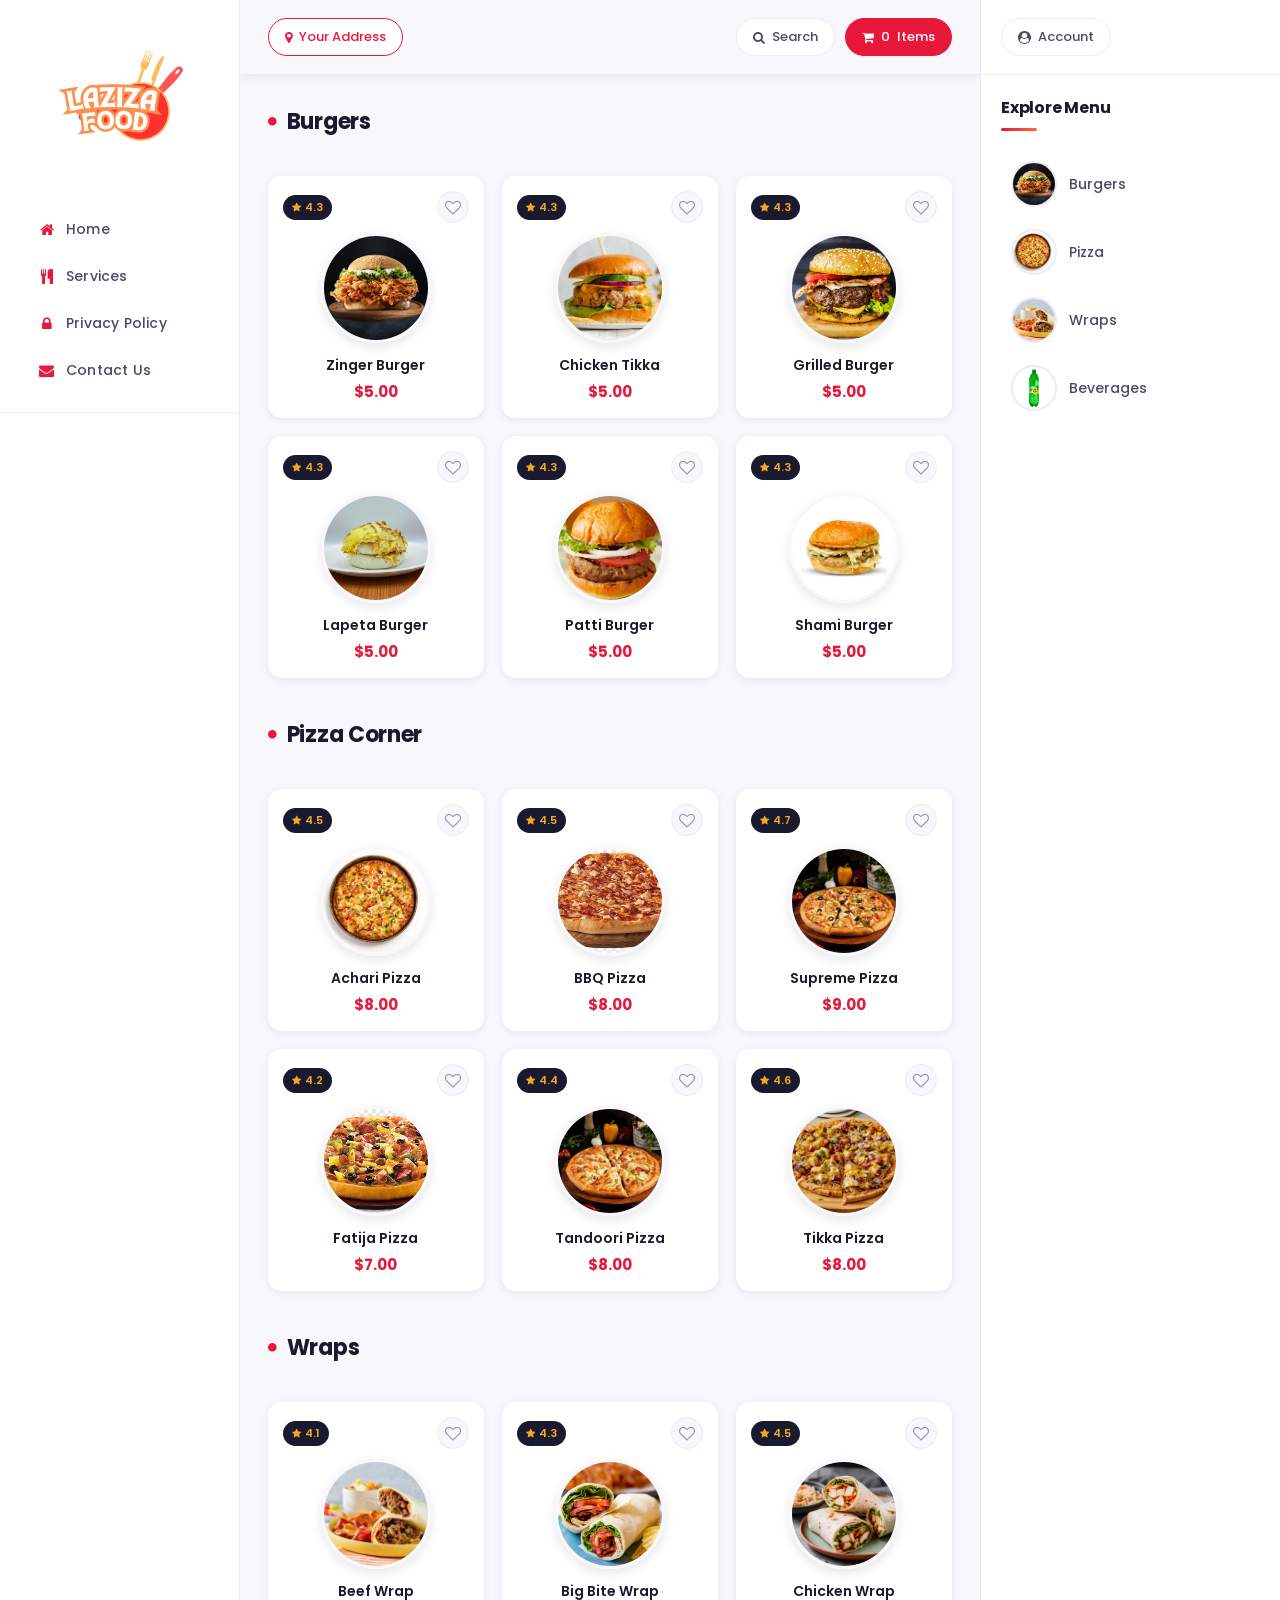
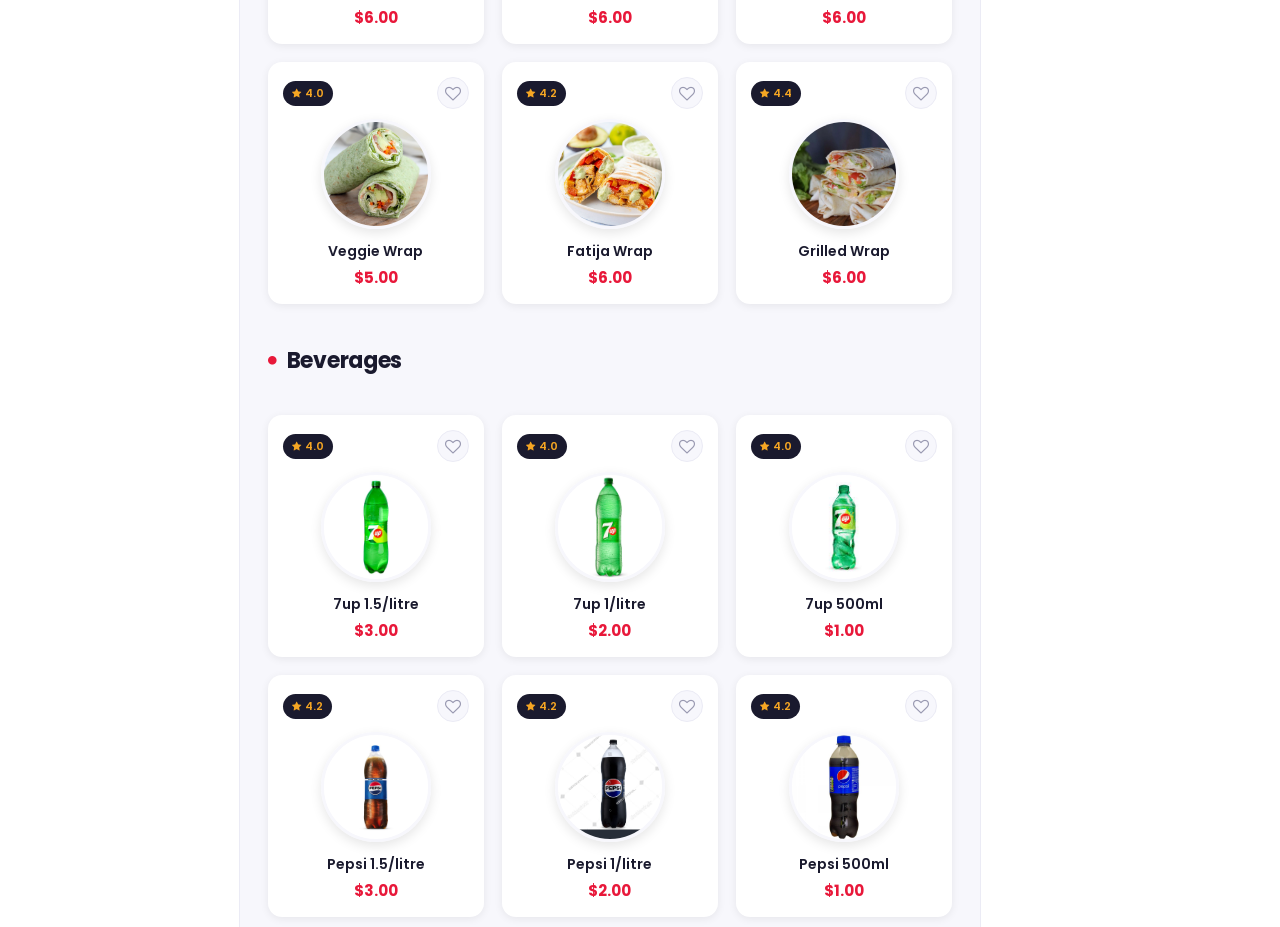
<file: index.html>
<!DOCTYPE html>
<html lang="en">

<head>
  <meta charset="UTF-8">
  <meta name="viewport" content="width=device-width, initial-scale=1.0">
  <title>Laziza Food</title>
  <!-- CHANGE: Fixed the broken stylesheet link (removed extra space) -->
  <!-- CHANGE: Added Google Fonts - Poppins for modern look -->
  <link rel="preconnect" href="https://fonts.googleapis.com">
  <link href="https://fonts.googleapis.com/css2?family=Poppins:wght@300;400;500;600;700&display=swap" rel="stylesheet">
  <link rel="stylesheet" href="index.css">
  <link rel="stylesheet" href="https://cdnjs.cloudflare.com/ajax/libs/font-awesome/4.7.0/css/font-awesome.min.css">
</head>

<body>
  <div id="container" class="container">

    <!-- LEFT SIDEBAR: Navigation Menu -->
    <!-- NO STRUCTURAL CHANGE - only cleaned up -->
    <div id="menu">
      <div class="brand-logo">
        <!-- NOTE: Rename your image folder from "New folder" to "assets/images" locally -->
        <img src="logo/logobg.png" alt="Laziza Food Logo" class="brand-logo-img">
        <nav class="menu-items">
          <a href="#Home"><i class="fa fa-home"></i> Home</a>
          <a href="services.html"><i class="fa fa-cutlery"></i> Services</a>
          <a href="privacy.html"><i class="fa fa-lock"></i> Privacy Policy</a>
          <a href="contact.html"><i class="fa fa-envelope"></i> Contact Us</a>
        </nav>
      </div>
    </div>

    <!-- MIDDLE: Food Items Area -->
    <div id="food-container">

      <!-- Sticky Header with Search and Cart -->
      <div id="header">
        <div class="add-box">
          <!-- CHANGE: Using <button> is more accessible than <i> for clickable elements -->
          <!-- <button class="address-btn" id="add-address">
            <i class="fa fa-map-marker"></i> Your Address
          </button> -->
          <button class="address-btn" onclick="toggleAddressModal()">
            <i class="fa fa-map-marker"></i> <span>Your Address</span>
          </button>
        </div>
        <div class="util">
          <button class="util-btn" id="search-btn">
            <i class="fa fa-search"></i> Search
          </button>
          <!-- CHANGE: Cart button now opens the cart panel -->
          <button class="util-btn cart-btn" id="cart-plus" onclick="toggleCartPanel()">
            <i class="fa fa-shopping-cart"></i>
            <span id="cart-count">0</span> Items
          </button>
        </div>
      </div>

      <!-- Search Bar (Hidden by default, shown on click) -->
      <!-- CHANGE: Added a real search bar that toggles -->
      <div id="search-bar" class="search-bar hidden">
        <input type="text" id="search-input" placeholder="Search for burgers, pizza, wraps...">
        <i class="fa fa-times" id="close-search"></i>
      </div>

      <!-- Food Items Grid -->
      <div id="food-item">

        <!-- BURGERS SECTION -->
        <section id="Burgers">
          <div id="burger">
            <p class="category-name"><i class="fa fa-circle"></i> Burgers</p>

            <!-- CHANGE: id="item-card" → class="item-card" (IDs must be unique!) -->
            <!-- CHANGE: Added data-* attributes so JavaScript can read item info cleanly -->
            <div class="item-card" data-name="Zinger Burger" data-price="5">
              <div class="card-top">
                <span class="rating"><i class="fa fa-star"></i> 4.3</span>
                <i class="fa fa-heart-o add-to-cart"></i>
              </div>
              <img src="images/burgers/zinger.jpeg" alt="Zinger Burger">
              <p class="item-name">Zinger Burger</p>
              <p class="item-price">$5.00</p>
            </div>

            <div class="item-card" data-name="Chicken Tikka" data-price="5">
              <div class="card-top">
                <span class="rating"><i class="fa fa-star"></i> 4.3</span>
                <i class="fa fa-heart-o add-to-cart"></i>
              </div>
              <img src="images/burgers/chiken-tikka.jpeg" alt="Chicken Tikka Burger">
              <p class="item-name">Chicken Tikka</p>
              <p class="item-price">$5.00</p>
            </div>

            <div class="item-card" data-name="Grilled Burger" data-price="5">
              <div class="card-top">
                <span class="rating"><i class="fa fa-star"></i> 4.3</span>
                <i class="fa fa-heart-o add-to-cart"></i>
              </div>
              <img src="images/burgers/grilled.jpeg" alt="Grilled Burger">
              <p class="item-name">Grilled Burger</p>
              <p class="item-price">$5.00</p>
            </div>

            <div class="item-card" data-name="Lapeta Burger" data-price="5">
              <div class="card-top">
                <span class="rating"><i class="fa fa-star"></i> 4.3</span>
                <i class="fa fa-heart-o add-to-cart"></i>
              </div>
              <img src="images/burgers/lapeta.jpg" alt="Lapeta Burger">
              <p class="item-name">Lapeta Burger</p>
              <p class="item-price">$5.00</p>
            </div>

            <div class="item-card" data-name="Patti Burger" data-price="5">
              <div class="card-top">
                <span class="rating"><i class="fa fa-star"></i> 4.3</span>
                <i class="fa fa-heart-o add-to-cart"></i>
              </div>
              <img src="images/burgers/patti.jpg" alt="Patti Burger">
              <p class="item-name">Patti Burger</p>
              <p class="item-price">$5.00</p>
            </div>

            <div class="item-card" data-name="Shami Burger" data-price="5">
              <div class="card-top">
                <span class="rating"><i class="fa fa-star"></i> 4.3</span>
                <i class="fa fa-heart-o add-to-cart"></i>
              </div>
              <img src="images/burgers/shami.jpeg" alt="Shami Burger">
              <p class="item-name">Shami Burger</p>
              <p class="item-price">$5.00</p>
            </div>

          </div>
        </section>

        <!-- PIZZA SECTION -->
        <section id="Piza">
          <div id="pizza">
            <p class="category-name"><i class="fa fa-circle"></i> Pizza Corner</p>

            <div class="item-card" data-name="Achari Pizza" data-price="8">
              <div class="card-top">
                <span class="rating"><i class="fa fa-star"></i> 4.5</span>
                <i class="fa fa-heart-o add-to-cart"></i>
              </div>
              <img src="images/piza/achari-piza.jpeg" alt="Achari Pizza">
              <p class="item-name">Achari Pizza</p>
              <p class="item-price">$8.00</p>
            </div>

            <div class="item-card" data-name="BBQ Pizza" data-price="8">
              <div class="card-top">
                <span class="rating"><i class="fa fa-star"></i> 4.5</span>
                <i class="fa fa-heart-o add-to-cart"></i>
              </div>
              <img src="images/piza/bbq-piza.png" alt="BBQ Pizza">
              <p class="item-name">BBQ Pizza</p>
              <p class="item-price">$8.00</p>
            </div>

            <div class="item-card" data-name="Supreme Pizza" data-price="9">
              <div class="card-top">
                <span class="rating"><i class="fa fa-star"></i> 4.7</span>
                <i class="fa fa-heart-o add-to-cart"></i>
              </div>
              <img src="images/piza/sup.webp" alt="Supreme Pizza">
              <p class="item-name">Supreme Pizza</p>
              <p class="item-price">$9.00</p>
            </div>

            <div class="item-card" data-name="Fatija Pizza" data-price="7">
              <div class="card-top">
                <span class="rating"><i class="fa fa-star"></i> 4.2</span>
                <i class="fa fa-heart-o add-to-cart"></i>
              </div>
              <img src="images/piza/fatija-piza.png" alt="Fatija Pizza">
              <p class="item-name">Fatija Pizza</p>
              <p class="item-price">$7.00</p>
            </div>

            <div class="item-card" data-name="Tandoori Pizza" data-price="8">
              <div class="card-top">
                <span class="rating"><i class="fa fa-star"></i> 4.4</span>
                <i class="fa fa-heart-o add-to-cart"></i>
              </div>
              <img src="images/piza/fat.webp" alt="Tandoori Pizza">
              <p class="item-name">Tandoori Pizza</p>
              <p class="item-price">$8.00</p>
            </div>

            <div class="item-card" data-name="Tikka Pizza" data-price="8">
              <div class="card-top">
                <span class="rating"><i class="fa fa-star"></i> 4.6</span>
                <i class="fa fa-heart-o add-to-cart"></i>
              </div>
              <img src="images/piza/bb.jpg" alt="Tikka Pizza">
              <p class="item-name">Tikka Pizza</p>
              <p class="item-price">$8.00</p>
            </div>

          </div>
        </section>

        <!-- WRAPS SECTION -->
        <section id="Wraps">
          <div id="wrap">
            <p class="category-name"><i class="fa fa-circle"></i> Wraps</p>

            <div class="item-card" data-name="Beef Wrap" data-price="6">
              <div class="card-top">
                <span class="rating"><i class="fa fa-star"></i> 4.1</span>
                <i class="fa fa-heart-o add-to-cart"></i>
              </div>
              <img src="images/wraps/beef-wrap.jpeg" alt="Beef Wrap">
              <p class="item-name">Beef Wrap</p>
              <p class="item-price">$6.00</p>
            </div>

            <div class="item-card" data-name="Big Bite Wrap" data-price="6">
              <div class="card-top">
                <span class="rating"><i class="fa fa-star"></i> 4.3</span>
                <i class="fa fa-heart-o add-to-cart"></i>
              </div>
              <img src="images/wraps/blt-wrap.jpg" alt="Big Bite Wrap">
              <p class="item-name">Big Bite Wrap</p>
              <p class="item-price">$6.00</p>
            </div>

            <div class="item-card" data-name="Chicken Wrap" data-price="6">
              <div class="card-top">
                <span class="rating"><i class="fa fa-star"></i> 4.5</span>
                <i class="fa fa-heart-o add-to-cart"></i>
              </div>
              <img src="images/wraps/ChickenWrap.webp" alt="Chicken Wrap">
              <p class="item-name">Chicken Wrap</p>
              <p class="item-price">$6.00</p>
            </div>

            <div class="item-card" data-name="Veggie Wrap" data-price="5">
              <div class="card-top">
                <span class="rating"><i class="fa fa-star"></i> 4.0</span>
                <i class="fa fa-heart-o add-to-cart"></i>
              </div>
              <img src="images/wraps/veggie-wrap.jpg" alt="Veggie Wrap">
              <p class="item-name">Veggie Wrap</p>
              <p class="item-price">$5.00</p>
            </div>

            <div class="item-card" data-name="Fatija Wrap" data-price="6">
              <div class="card-top">
                <span class="rating"><i class="fa fa-star"></i> 4.2</span>
                <i class="fa fa-heart-o add-to-cart"></i>
              </div>
              <img src="images/wraps/chicken-fajita-wraps.jpg" alt="Fatija Wrap">
              <p class="item-name">Fatija Wrap</p>
              <p class="item-price">$6.00</p>
            </div>

            <div class="item-card" data-name="Grilled Wrap" data-price="6">
              <div class="card-top">
                <span class="rating"><i class="fa fa-star"></i> 4.4</span>
                <i class="fa fa-heart-o add-to-cart"></i>
              </div>
              <img src="images/wraps/grilled-wrap.webp" alt="Grilled Wrap">
              <p class="item-name">Grilled Wrap</p>
              <p class="item-price">$6.00</p>
            </div>

          </div>
        </section>

        <!-- BEVERAGES SECTION -->
        <section id="Beverages">
          <div id="beverage">
            <p class="category-name"><i class="fa fa-circle"></i> Beverages</p>

            <div class="item-card" data-name="7up 1.5L" data-price="3">
              <div class="card-top">
                <span class="rating"><i class="fa fa-star"></i> 4.0</span>
                <i class="fa fa-heart-o add-to-cart"></i>
              </div>
              <img src="images/beverages/1.5-7up.webp" alt="7up 1.5 litre">
              <p class="item-name">7up 1.5/litre</p>
              <p class="item-price">$3.00</p>
            </div>

            <div class="item-card" data-name="7up 1L" data-price="2">
              <div class="card-top">
                <span class="rating"><i class="fa fa-star"></i> 4.0</span>
                <i class="fa fa-heart-o add-to-cart"></i>
              </div>
              <img src="images/beverages/litre.webp" alt="7up 1 litre">
              <p class="item-name">7up 1/litre</p>
              <p class="item-price">$2.00</p>
            </div>

            <div class="item-card" data-name="7up 500ml" data-price="1">
              <div class="card-top">
                <span class="rating"><i class="fa fa-star"></i> 4.0</span>
                <i class="fa fa-heart-o add-to-cart"></i>
              </div>
              <img src="images/beverages/500-ml-7up.jpeg" alt="7up 500ml">
              <p class="item-name">7up 500ml</p>
              <p class="item-price">$1.00</p>
            </div>

            <div class="item-card" data-name="Pepsi 1.5L" data-price="3">
              <div class="card-top">
                <span class="rating"><i class="fa fa-star"></i> 4.2</span>
                <i class="fa fa-heart-o add-to-cart"></i>
              </div>
              <img src="images/beverages/1.5-pepsi.jpg" alt="Pepsi 1.5 litre">
              <p class="item-name">Pepsi 1.5/litre</p>
              <p class="item-price">$3.00</p>
            </div>

            <div class="item-card" data-name="Pepsi 1L" data-price="2">
              <div class="card-top">
                <span class="rating"><i class="fa fa-star"></i> 4.2</span>
                <i class="fa fa-heart-o add-to-cart"></i>
              </div>
              <img src="images/beverages/pepsi-litre.jpg" alt="Pepsi 1 litre">
              <p class="item-name">Pepsi 1/litre</p>
              <p class="item-price">$2.00</p>
            </div>

            <div class="item-card" data-name="Pepsi 500ml" data-price="1">
              <div class="card-top">
                <span class="rating"><i class="fa fa-star"></i> 4.2</span>
                <i class="fa fa-heart-o add-to-cart"></i>
              </div>
              <img src="images/beverages/pepsi.jpg" alt="Pepsi 500ml">
              <p class="item-name">Pepsi 500ml</p>
              <p class="item-price">$1.00</p>
            </div>

          </div>
        </section>

      </div><!-- end #food-item -->
    </div><!-- end #food-container -->

    <!-- RIGHT SIDEBAR: Category List + Cart Panel -->
    <div id="cart">
      <div class="taste-header">
        <div class="util">
          <!-- CHANGE: Kept the account link as it was -->
          <a href="sign website.html" class="util-btn account-btn">
            <i class="fa fa-user-circle"></i> Account
          </a>
        </div>
      </div>

      <!-- CHANGE: Cleaned up and properly structured category list -->
      <div id="category-list">
        <p class="item-menu">Explore Menu</p>
        <div class="border"></div>

        <div class="list-card">
          <a href="#Burgers"><img src="images/burgers/zinger.jpeg" alt="Burgers"></a>
          <a href="#Burgers" class="list-name">Burgers</a>
        </div>

        <div class="list-card">
          <a href="#Piza"><img src="images/piza/achari-piza.jpeg" alt="Pizza"></a>
          <a href="#Piza" class="list-name">Pizza</a>
        </div>

        <div class="list-card">
          <a href="#Wraps"><img src="images/wraps/beef-wrap.jpeg" alt="Wraps"></a>
          <a href="#Wraps" class="list-name">Wraps</a>
        </div>

        <div class="list-card">
          <a href="#Beverages"><img src="images/beverages/1.5-7up.webp" alt="Beverages"></a>
          <a href="#Beverages" class="list-name">Beverages</a>
        </div>

      </div><!-- end #category-list -->

      <!-- CHANGE: Cart panel properly uncommented, cleaned, and structured -->
      <!-- This was in commented HTML before - now it's a real working panel -->
      <div id="cart-panel" class="cart-panel hidden">
        <div class="cart-panel-header">
          <p id="card-title"><i class="fa fa-shopping-cart"></i> Your Cart</p>
          <button class="close-cart-btn" onclick="toggleCartPanel()">
            <i class="fa fa-times"></i>
          </button>
        </div>
        <table id="cart-table">
          <thead>
            <tr>
              <th>Item</th>
              <th>Name</th>
              <th>Qty</th>
              <th>Price</th>
              <th></th>
            </tr>
          </thead>
          <tbody id="table-body">
            <!-- Cart rows added by JavaScript -->
          </tbody>
        </table>
        <div class="cart-footer">
          <p id="m-total-amount">Total: $0.00</p>
          <button class="checkout-btn">Checkout <i class="fa fa-arrow-right"></i></button>
        </div>
      </div>

    </div><!-- end #cart -->

  </div><!-- end .container -->

  <!-- Toast Notification (added by JS) -->
  <div id="toast" class="toast hidden">Item added to cart!</div>

  <div id="address-modal" class="modal-overlay hidden">
    <div class="modal-content">
      <h3><i class="fa fa-map-marker"></i> Delivery Address</h3>
      <p>Where should we send your food?</p>

      <div class="modal-body">
        <button id="get-location-btn" class="util-btn">
          <i class="fa fa-crosshairs"></i> Use Current Location
        </button>
        <div class="divider"><span>OR</span></div>
        <input type="text" id="manual-address" placeholder="Enter street, city, or zip code">
      </div>

      <div class="modal-footer">
        <button class="close-modal-btn" onclick="toggleAddressModal()">Cancel</button>
        <button class="save-address-btn" onclick="saveAddress()">Confirm Address</button>
      </div>
    </div>
  </div>

  <script src="index.js"></script>
</body>

</html>
</file>
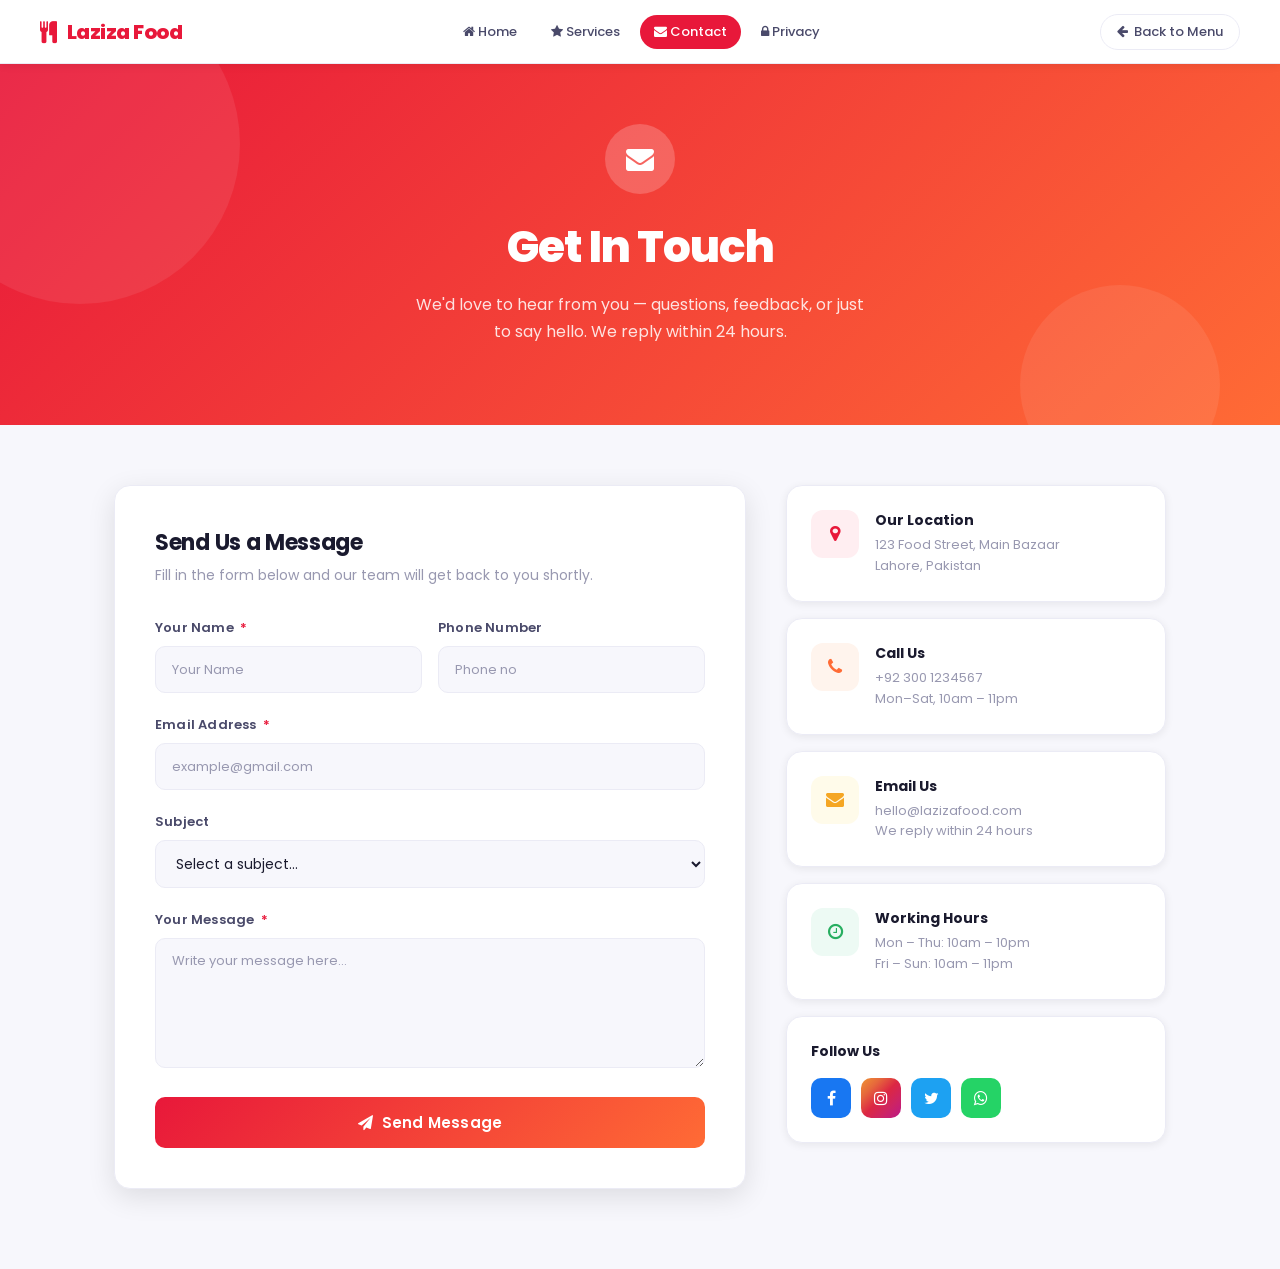
<file: contact.html>
<!DOCTYPE html>
<html lang="en">
<head>
  <meta charset="UTF-8">
  <meta name="viewport" content="width=device-width, initial-scale=1.0">
  <title>Contact Us — Laziza Food</title>
  <link rel="preconnect" href="https://fonts.googleapis.com">
  <link href="https://fonts.googleapis.com/css2?family=Poppins:wght@300;400;500;600;700;800&display=swap" rel="stylesheet">
  <link rel="stylesheet" href="https://cdnjs.cloudflare.com/ajax/libs/font-awesome/4.7.0/css/font-awesome.min.css">
  <style>

    /* ── Variables (same as main site for consistency) ── */
    :root {
      --primary:       #e8183a;
      --primary-dark:  #b5102b;
      --primary-light: #ffeef1;
      --accent:        #ff6b35;
      --gold:          #f5a623;
      --text-dark:     #1a1a2e;
      --text-mid:      #4a4a6a;
      --text-light:    #9898b0;
      --bg:            #f7f7fc;
      --white:         #ffffff;
      --border:        #ebebf5;
      --shadow-sm:     0 2px 8px rgba(0,0,0,0.07);
      --shadow-md:     0 8px 28px rgba(0,0,0,0.11);
      --shadow-lg:     0 20px 60px rgba(0,0,0,0.14);
      --radius:        16px;
      --radius-sm:     10px;
      --radius-full:   999px;
      --font:          'Poppins', sans-serif;
      --transition:    0.28s cubic-bezier(0.4,0,0.2,1);
    }

    /* ── Reset ── */
    *, *::before, *::after { margin:0; padding:0; box-sizing:border-box; }
    html, body { height:100%; font-family:var(--font); background:var(--bg); color:var(--text-dark); }
    a { text-decoration:none; color:inherit; }
    button { font-family:var(--font); cursor:pointer; border:none; outline:none; }
    input, textarea { font-family:var(--font); }

    /* ══════════════════════════════════════════
       NAVBAR  (matches main site style)
    ══════════════════════════════════════════ */
    .navbar {
      position: sticky;
      top: 0;
      z-index: 100;
      background: rgba(255,255,255,0.95);
      backdrop-filter: blur(12px);
      border-bottom: 1px solid var(--border);
      box-shadow: var(--shadow-sm);
      padding: 0 40px;
      display: flex;
      align-items: center;
      justify-content: space-between;
      height: 64px;
    }

    .nav-brand {
      display: flex;
      align-items: center;
      gap: 10px;
      font-size: 20px;
      font-weight: 800;
      color: var(--primary);
      letter-spacing: -0.5px;
    }

    .nav-brand i { font-size: 22px; }

    .nav-links {
      display: flex;
      align-items: center;
      gap: 6px;
    }

    .nav-links a {
      font-size: 13px;
      font-weight: 500;
      color: var(--text-mid);
      padding: 7px 14px;
      border-radius: var(--radius-full);
      transition: background var(--transition), color var(--transition);
    }

    .nav-links a:hover,
    .nav-links a.active {
      background: var(--primary);
      color: white;
    }

    .nav-back {
      display: flex;
      align-items: center;
      gap: 6px;
      font-size: 13px;
      font-weight: 500;
      color: var(--text-mid);
      padding: 7px 16px;
      border-radius: var(--radius-full);
      border: 1.5px solid var(--border);
      transition: all var(--transition);
    }

    .nav-back:hover {
      border-color: var(--primary);
      color: var(--primary);
    }

    /* ══════════════════════════════════════════
       HERO BANNER
    ══════════════════════════════════════════ */
    .hero {
      /* WHY: A warm red-to-orange gradient matches the food brand feel */
      background: linear-gradient(135deg, var(--primary) 0%, var(--accent) 100%);
      padding: 60px 40px 80px;
      text-align: center;
      position: relative;
      overflow: hidden;
    }

    /* Decorative circles in the background */
    .hero::before, .hero::after {
      content: '';
      position: absolute;
      border-radius: 50%;
      background: rgba(255,255,255,0.08);
    }
    .hero::before { width:320px; height:320px; top:-80px; left:-80px; }
    .hero::after  { width:200px; height:200px; bottom:-60px; right:60px; }

    .hero-icon {
      width: 70px;
      height: 70px;
      background: rgba(255,255,255,0.2);
      border-radius: 50%;
      display: flex;
      align-items: center;
      justify-content: center;
      margin: 0 auto 20px;
      /* Subtle pulse animation */
      animation: pulse 2.5s ease-in-out infinite;
    }

    .hero-icon i { font-size: 28px; color: white; }

    .hero h1 {
      font-size: clamp(28px, 5vw, 44px); /* clamp = min, preferred, max */
      font-weight: 800;
      color: white;
      letter-spacing: -1px;
      margin-bottom: 12px;
    }

    .hero p {
      font-size: 16px;
      color: rgba(255,255,255,0.85);
      max-width: 460px;
      margin: 0 auto;
      line-height: 1.7;
      font-weight: 400;
    }

    /* ══════════════════════════════════════════
       PAGE LAYOUT
    ══════════════════════════════════════════ */
    .page-body {
      max-width: 1100px;
      margin: 0 auto;
      padding: 60px 24px 80px;
      /* Two columns: form on left, info cards on right */
      display: grid;
      grid-template-columns: 1fr 380px;
      gap: 40px;
      align-items: start;
    }

    /* ══════════════════════════════════════════
       CONTACT FORM CARD
    ══════════════════════════════════════════ */
    .form-card {
      background: var(--white);
      border-radius: var(--radius);
      box-shadow: var(--shadow-md);
      padding: 40px;
      border: 1px solid var(--border);
      /* Slide up on load */
      animation: fadeInUp 0.5s ease both;
    }

    .form-card h2 {
      font-size: 22px;
      font-weight: 700;
      color: var(--text-dark);
      margin-bottom: 6px;
      letter-spacing: -0.3px;
    }

    .form-card .subtitle {
      font-size: 14px;
      color: var(--text-light);
      margin-bottom: 32px;
    }

    /* Form field group: label + input together */
    .form-group {
      margin-bottom: 22px;
    }

    .form-group label {
      display: block;
      font-size: 13px;
      font-weight: 600;
      color: var(--text-mid);
      margin-bottom: 8px;
      letter-spacing: 0.2px;
    }

    /* The red dot on required fields */
    .form-group label .required {
      color: var(--primary);
      margin-left: 3px;
    }

    /* WHY: We use one shared style for input AND textarea */
    .form-control {
      width: 100%;
      padding: 12px 16px;
      border: 1.5px solid var(--border);
      border-radius: var(--radius-sm);
      font-size: 14px;
      font-family: var(--font);
      color: var(--text-dark);
      background: var(--bg);
      transition: border-color var(--transition), box-shadow var(--transition), background var(--transition);
      outline: none;
    }

    /* Focus state: red border + soft glow */
    .form-control:focus {
      border-color: var(--primary);
      background: white;
      box-shadow: 0 0 0 4px rgba(232,24,58,0.08);
    }

    .form-control::placeholder {
      color: var(--text-light);
      font-size: 13px;
    }

    textarea.form-control {
      resize: vertical;  /* WHY: let user resize height, but not width */
      min-height: 130px;
    }

    /* Two inputs side by side */
    .form-row {
      display: grid;
      grid-template-columns: 1fr 1fr;
      gap: 16px;
    }

    /* Submit Button */
    .submit-btn {
      width: 100%;
      padding: 14px;
      background: linear-gradient(135deg, var(--primary), var(--accent));
      color: white;
      font-size: 15px;
      font-weight: 600;
      border-radius: var(--radius-sm);
      display: flex;
      align-items: center;
      justify-content: center;
      gap: 9px;
      transition: opacity var(--transition), transform var(--transition), box-shadow var(--transition);
      margin-top: 8px;
      letter-spacing: 0.2px;
    }

    .submit-btn:hover {
      opacity: 0.92;
      transform: translateY(-2px);
      box-shadow: 0 8px 24px rgba(232,24,58,0.30);
    }

    .submit-btn:active {
      transform: translateY(0);
    }

    /* Success message (shown after submit) */
    .success-msg {
      display: none;
      text-align: center;
      padding: 30px 20px;
      animation: fadeInUp 0.4s ease;
    }

    .success-msg .success-icon {
      width: 64px;
      height: 64px;
      background: #e8f8ef;
      border-radius: 50%;
      display: flex;
      align-items: center;
      justify-content: center;
      margin: 0 auto 16px;
    }

    .success-msg .success-icon i {
      font-size: 28px;
      color: #27ae60;
    }

    .success-msg h3 {
      font-size: 20px;
      font-weight: 700;
      color: var(--text-dark);
      margin-bottom: 8px;
    }

    .success-msg p {
      font-size: 14px;
      color: var(--text-light);
      margin-bottom: 20px;
    }

    .back-link {
      display: inline-flex;
      align-items: center;
      gap: 7px;
      padding: 10px 22px;
      background: var(--primary);
      color: white;
      border-radius: var(--radius-full);
      font-size: 13px;
      font-weight: 600;
      transition: opacity var(--transition);
    }

    .back-link:hover { opacity: 0.88; }

    /* ══════════════════════════════════════════
       RIGHT SIDEBAR — Info Cards
    ══════════════════════════════════════════ */
    .info-sidebar {
      display: flex;
      flex-direction: column;
      gap: 16px;
      animation: fadeInUp 0.5s ease 0.15s both; /* slight delay */
    }

    /* Each info card */
    .info-card {
      background: var(--white);
      border-radius: var(--radius);
      padding: 24px;
      border: 1px solid var(--border);
      box-shadow: var(--shadow-sm);
      display: flex;
      align-items: flex-start;
      gap: 16px;
      transition: transform var(--transition), box-shadow var(--transition);
    }

    .info-card:hover {
      transform: translateY(-3px);
      box-shadow: var(--shadow-md);
    }

    /* Colored icon circle */
    .info-icon {
      width: 48px;
      height: 48px;
      border-radius: 12px;
      display: flex;
      align-items: center;
      justify-content: center;
      flex-shrink: 0; /* WHY: prevents icon from squishing */
    }

    .info-icon i { font-size: 18px; }

    .info-icon.red    { background: var(--primary-light); color: var(--primary); }
    .info-icon.orange { background: #fff4ed;              color: var(--accent);  }
    .info-icon.gold   { background: #fffbea;              color: var(--gold);    }
    .info-icon.green  { background: #edfaf4;              color: #27ae60;        }

    .info-text h4 {
      font-size: 14px;
      font-weight: 700;
      color: var(--text-dark);
      margin-bottom: 4px;
    }

    .info-text p {
      font-size: 13px;
      color: var(--text-light);
      line-height: 1.6;
    }

    /* Social Links Card */
    .social-card {
      background: var(--white);
      border-radius: var(--radius);
      padding: 24px;
      border: 1px solid var(--border);
      box-shadow: var(--shadow-sm);
    }

    .social-card h4 {
      font-size: 14px;
      font-weight: 700;
      color: var(--text-dark);
      margin-bottom: 16px;
    }

    .social-links {
      display: flex;
      gap: 10px;
    }

    .social-btn {
      width: 40px;
      height: 40px;
      border-radius: 10px;
      display: flex;
      align-items: center;
      justify-content: center;
      font-size: 16px;
      color: white;
      transition: transform var(--transition), opacity var(--transition);
    }

    .social-btn:hover { transform: translateY(-3px); opacity: 0.88; }
    .social-btn.fb { background: #1877f2; }
    .social-btn.ig { background: linear-gradient(135deg,#f09433,#e6683c,#dc2743,#cc2366,#bc1888); }
    .social-btn.tw { background: #1da1f2; }
    .social-btn.wa { background: #25d366; }

    /* ══════════════════════════════════════════
       ANIMATIONS
    ══════════════════════════════════════════ */
    @keyframes fadeInUp {
      from { opacity:0; transform:translateY(24px); }
      to   { opacity:1; transform:translateY(0);    }
    }

    @keyframes pulse {
      0%,100% { transform: scale(1);    }
      50%      { transform: scale(1.08); }
    }

    /* ══════════════════════════════════════════
       RESPONSIVE
    ══════════════════════════════════════════ */
    @media (max-width: 860px) {
      .page-body {
        grid-template-columns: 1fr; /* stack vertically */
      }
      .info-sidebar {
        /* Move sidebar above form on mobile */
        order: -1;
      }
      .form-row {
        grid-template-columns: 1fr; /* stack name/phone */
      }
    }

    @media (max-width: 600px) {
      .navbar { padding: 0 16px; }
      .hero   { padding: 40px 20px 60px; }
      .page-body { padding: 30px 16px 60px; }
      .form-card { padding: 24px 20px; }
      .nav-links { display: none; } /* hide nav links on small screens */
    }

  </style>
</head>
<body>

  <!-- ════════════════════════════
       NAVBAR
  ════════════════════════════ -->
  <nav class="navbar">
    <div class="nav-brand">
      <i class="fa fa-cutlery"></i> Laziza Food
    </div>
    <div class="nav-links">
      <a href="index.html"><i class="fa fa-home"></i> Home</a>
      <a href="services.html"><i class="fa fa-star"></i> Services</a>
      <a href="contact.html" class="active"><i class="fa fa-envelope"></i> Contact</a>
      <a href="privacy.html"><i class="fa fa-lock"></i> Privacy</a>
    </div>
    <a href="index.html" class="nav-back">
      <i class="fa fa-arrow-left"></i> Back to Menu
    </a>
  </nav>

  <!-- ════════════════════════════
       HERO
  ════════════════════════════ -->
  <div class="hero">
    <div class="hero-icon">
      <i class="fa fa-envelope"></i>
    </div>
    <h1>Get In Touch</h1>
    <p>We'd love to hear from you — questions, feedback, or just to say hello. We reply within 24 hours.</p>
  </div>

  <!-- ════════════════════════════
       PAGE BODY
  ════════════════════════════ -->
  <div class="page-body">

    <!-- LEFT: Contact Form -->
    <div class="form-card">
      <h2>Send Us a Message</h2>
      <p class="subtitle">Fill in the form below and our team will get back to you shortly.</p>

      <!-- WHY: The form itself doesn't navigate — JS handles the submit
           and shows the success message instead -->
      <form class="contact-form" id="contactForm" novalidate>

        <!-- Name + Phone side by side -->
        <div class="form-row">
          <div class="form-group">
            <label for="name">Your Name <span class="required">*</span></label>
            <input type="text" id="name" name="name" class="form-control"
                   placeholder="Your Name" required>
          </div>
          <div class="form-group">
            <label for="phone">Phone Number</label>
            <input type="tel" id="phone" name="phone" class="form-control"
                   placeholder="Phone no">
          </div>
        </div>

        <div class="form-group">
          <label for="email">Email Address <span class="required">*</span></label>
          <input type="email" id="email" name="email" class="form-control"
                 placeholder="example@gmail.com" required>
        </div>

        <div class="form-group">
          <label for="subject">Subject</label>
          <!-- WHY: A select gives users predefined options, which is more
               helpful than a blank text field for the subject -->
          <select id="subject" name="subject" class="form-control">
            <option value="">Select a subject...</option>
            <option value="order">Order Issue</option>
            <option value="feedback">General Feedback</option>
            <option value="partnership">Business Partnership</option>
            <option value="other">Other</option>
          </select>
        </div>

        <div class="form-group">
          <label for="message">Your Message <span class="required">*</span></label>
          <textarea id="message" name="message" class="form-control"
                    placeholder="Write your message here..." required></textarea>
        </div>

        <button type="submit" class="submit-btn">
          <i class="fa fa-paper-plane"></i> Send Message
        </button>

      </form>

      <!-- Success message shown after form submit -->
      <div class="success-msg" id="successMsg">
        <div class="success-icon">
          <i class="fa fa-check"></i>
        </div>
        <h3>Message Sent!</h3>
        <p>Thank you for reaching out. We'll get back to you within 24 hours.</p>
        <a href="index.html" class="back-link">
          <i class="fa fa-arrow-left"></i> Back to Menu
        </a>
      </div>
    </div>

    <!-- RIGHT: Info Sidebar -->
    <div class="info-sidebar">

      <div class="info-card">
        <div class="info-icon red">
          <i class="fa fa-map-marker"></i>
        </div>
        <div class="info-text">
          <h4>Our Location</h4>
          <p>123 Food Street, Main Bazaar<br>Lahore, Pakistan</p>
        </div>
      </div>

      <div class="info-card">
        <div class="info-icon orange">
          <i class="fa fa-phone"></i>
        </div>
        <div class="info-text">
          <h4>Call Us</h4>
          <p>+92 300 1234567<br>Mon–Sat, 10am – 11pm</p>
        </div>
      </div>

      <div class="info-card">
        <div class="info-icon gold">
          <i class="fa fa-envelope"></i>
        </div>
        <div class="info-text">
          <h4>Email Us</h4>
          <p>hello@lazizafood.com<br>We reply within 24 hours</p>
        </div>
      </div>

      <div class="info-card">
        <div class="info-icon green">
          <i class="fa fa-clock-o"></i>
        </div>
        <div class="info-text">
          <h4>Working Hours</h4>
          <p>Mon – Thu: 10am – 10pm<br>Fri – Sun: 10am – 11pm</p>
        </div>
      </div>

      <div class="social-card">
        <h4>Follow Us</h4>
        <div class="social-links">
          <a href="#" class="social-btn fb" title="Facebook">
            <i class="fa fa-facebook"></i>
          </a>
          <a href="#" class="social-btn ig" title="Instagram">
            <i class="fa fa-instagram"></i>
          </a>
          <a href="#" class="social-btn tw" title="Twitter">
            <i class="fa fa-twitter"></i>
          </a>
          <a href="#" class="social-btn wa" title="WhatsApp">
            <i class="fa fa-whatsapp"></i>
          </a>
        </div>
      </div>

    </div><!-- end info-sidebar -->

  </div><!-- end page-body -->

  <script>
    /* ── Form Submit Handler ──
       WHY: Instead of actually submitting and navigating away,
       we intercept the submit, do a quick validation check,
       then swap the form for a success message.
       This is much more professional than a raw href on a button. */

    const form       = document.getElementById('contactForm');
    const successMsg = document.getElementById('successMsg');

    form.addEventListener('submit', function(e) {
      e.preventDefault(); // Stop the default browser form submission

      // Basic validation: check required fields are not empty
      const name    = document.getElementById('name').value.trim();
      const email   = document.getElementById('email').value.trim();
      const message = document.getElementById('message').value.trim();

      if (!name || !email || !message) {
        // Shake the empty fields to indicate an error
        [document.getElementById('name'),
         document.getElementById('email'),
         document.getElementById('message')].forEach(el => {
          if (!el.value.trim()) {
            el.style.borderColor = 'var(--primary)';
            el.style.animation = 'shake 0.3s ease';
            setTimeout(() => el.style.animation = '', 300);
          }
        });
        return;
      }

      // If all good: hide the form, show success message
      form.style.animation = 'fadeOut 0.25s ease forwards';
      setTimeout(() => {
        form.style.display  = 'none';
        successMsg.style.display = 'block';
      }, 250);
    });

    // Reset border color when user starts typing after an error
    document.querySelectorAll('.form-control').forEach(el => {
      el.addEventListener('input', () => {
        el.style.borderColor = '';
      });
    });
  </script>

  <style>
    /* Extra keyframes for the shake + fadeout effects used by JS */
    @keyframes shake {
      0%,100% { transform: translateX(0);  }
      25%      { transform: translateX(-6px); }
      75%      { transform: translateX(6px);  }
    }
    @keyframes fadeOut {
      to { opacity:0; transform:translateY(-10px); }
    }
  </style>

</body>
</html>
</file>
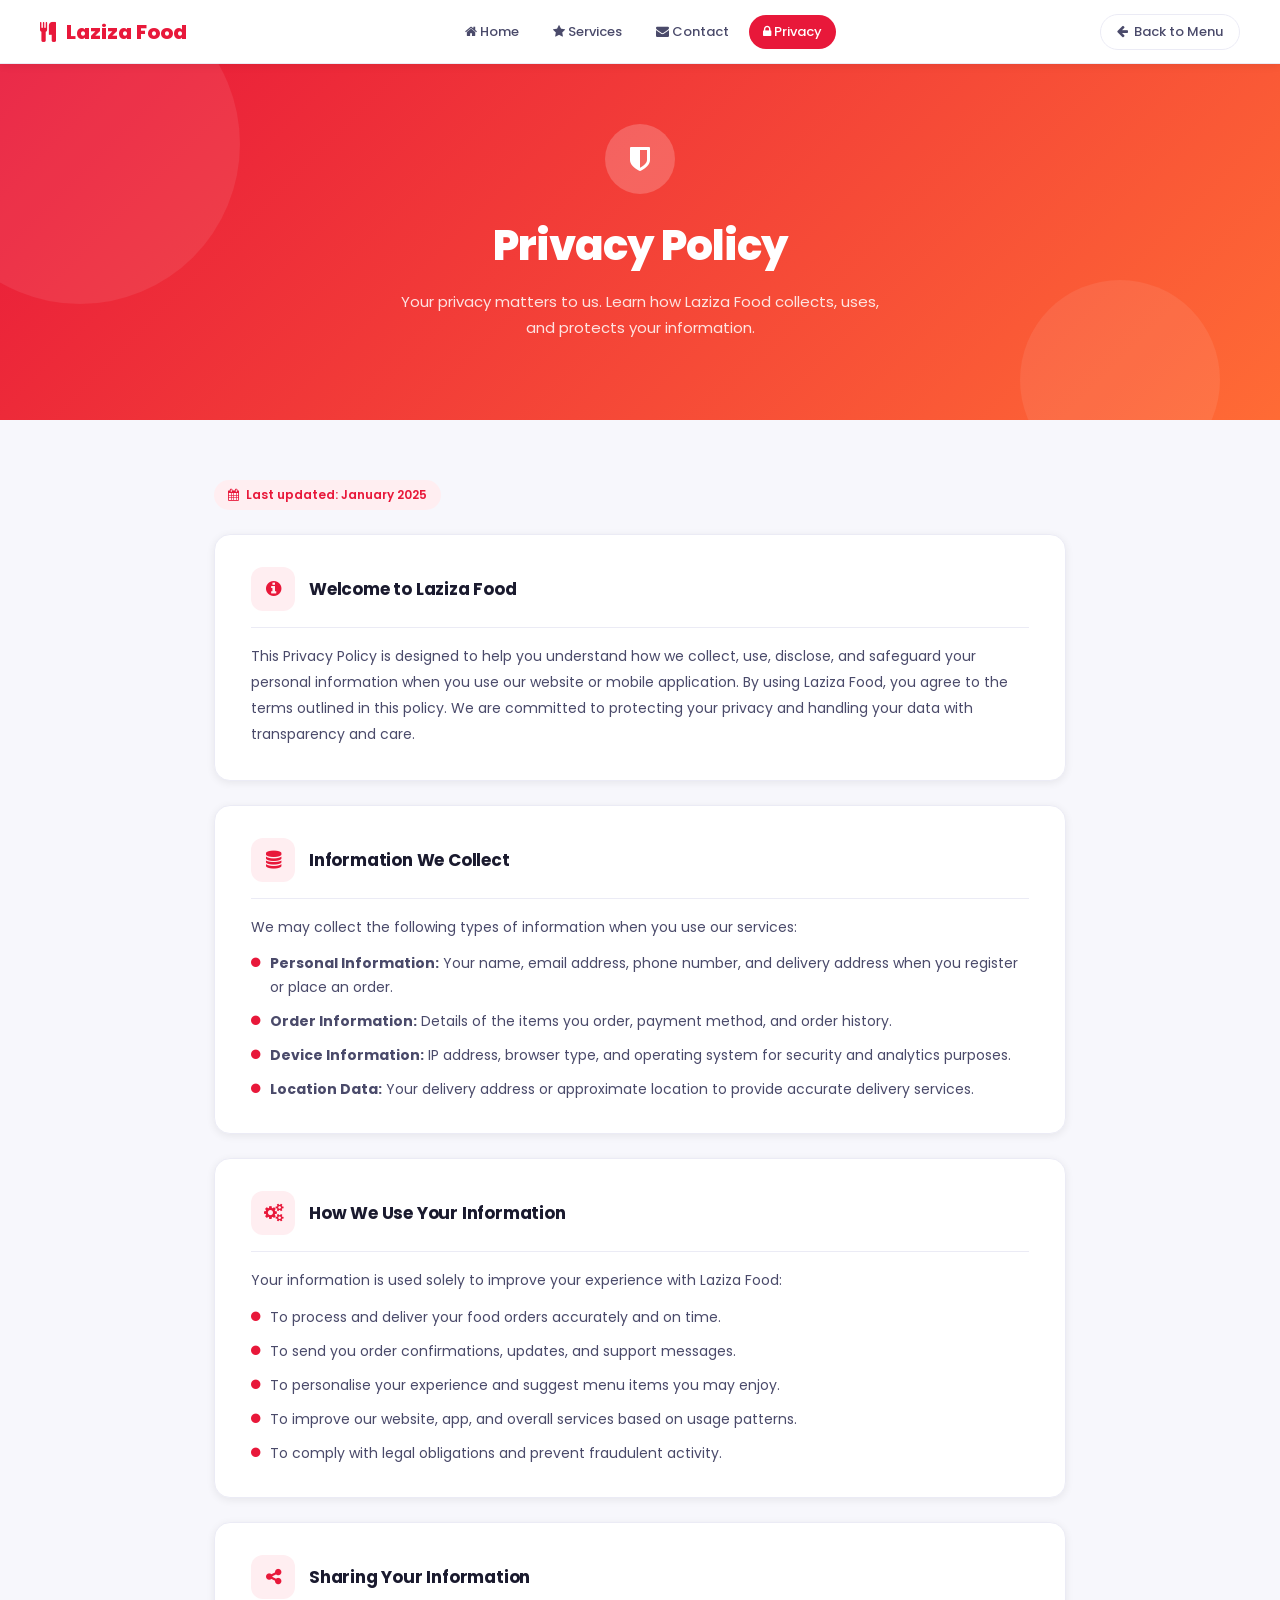
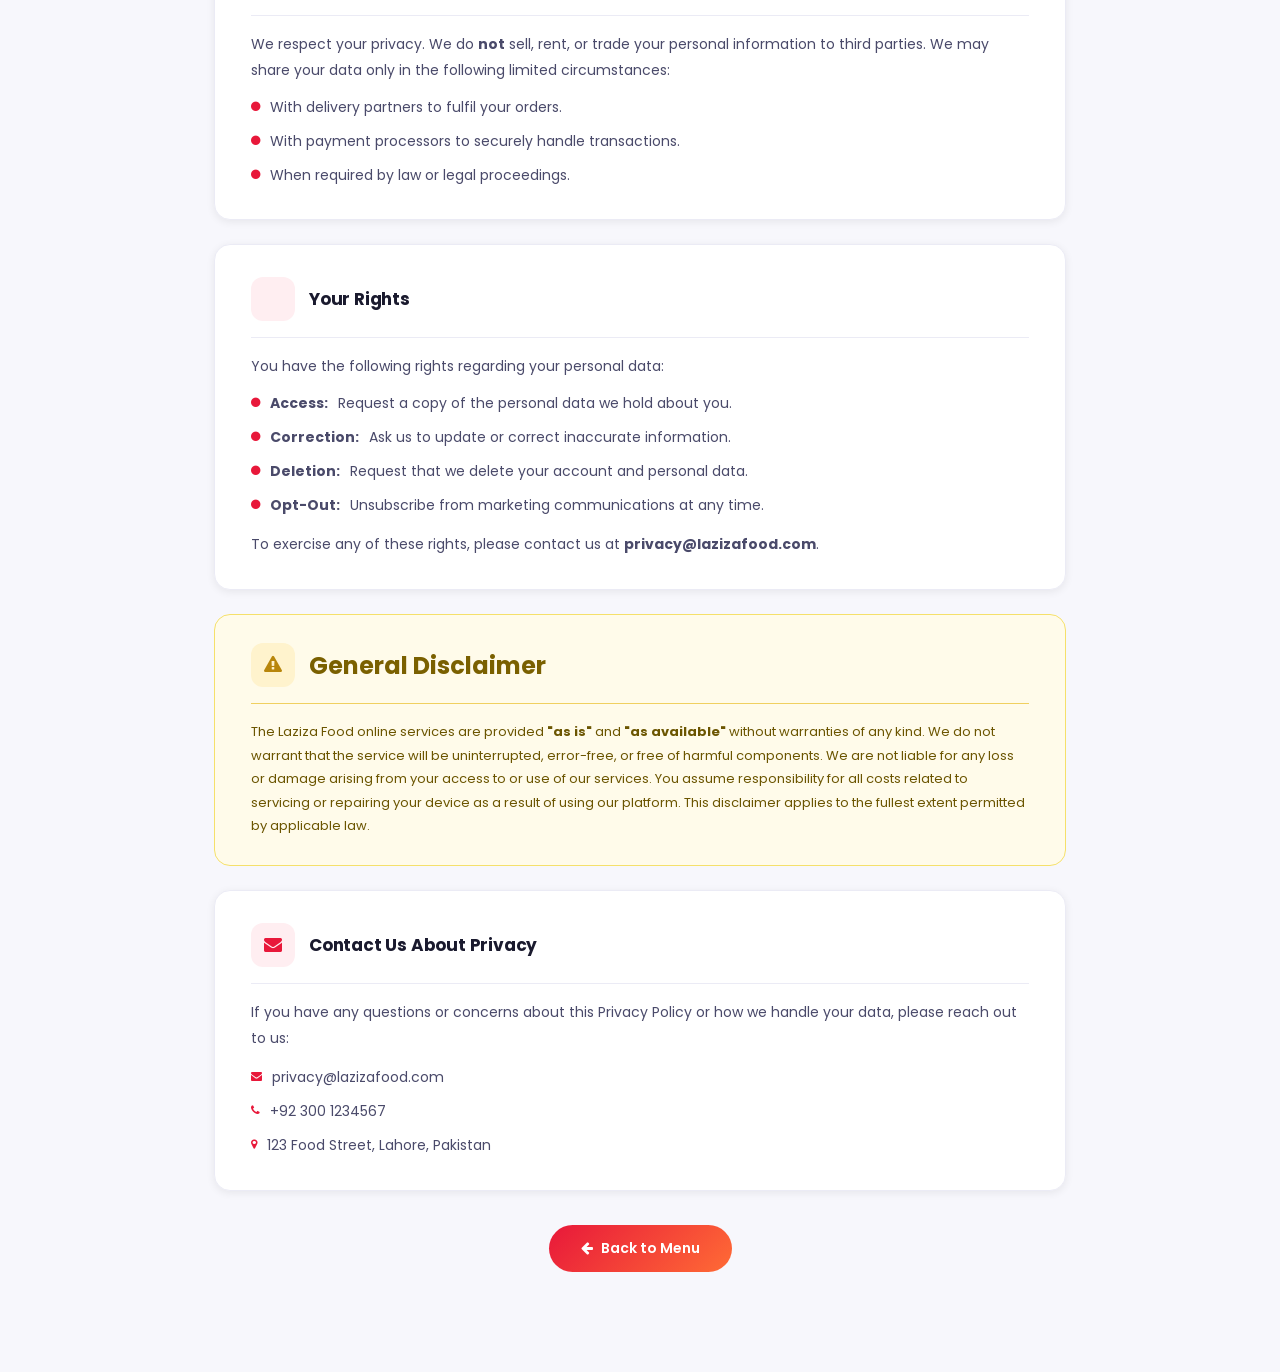
<file: privacy.html>
<!DOCTYPE html>
<html lang="en">
<head>
  <meta charset="UTF-8">
  <meta name="viewport" content="width=device-width, initial-scale=1.0">
  <title>Privacy Policy — Laziza Food</title>
  <link rel="preconnect" href="https://fonts.googleapis.com">
  <link href="https://fonts.googleapis.com/css2?family=Poppins:wght@300;400;500;600;700;800&display=swap" rel="stylesheet">
  <link rel="stylesheet" href="https://cdnjs.cloudflare.com/ajax/libs/font-awesome/4.7.0/css/font-awesome.min.css">
  <style>

    :root {
      --primary:      #e8183a;
      --primary-dark: #b5102b;
      --primary-light:#ffeef1;
      --accent:       #ff6b35;
      --text-dark:    #1a1a2e;
      --text-mid:     #4a4a6a;
      --text-light:   #9898b0;
      --bg:           #f7f7fc;
      --white:        #ffffff;
      --border:       #ebebf5;
      --shadow-sm:    0 2px 8px rgba(0,0,0,0.07);
      --shadow-md:    0 8px 28px rgba(0,0,0,0.10);
      --radius:       16px;
      --radius-sm:    10px;
      --radius-full:  999px;
      --font:         'Poppins', sans-serif;
      --transition:   0.28s cubic-bezier(0.4,0,0.2,1);
    }

    *, *::before, *::after { margin:0; padding:0; box-sizing:border-box; }
    html, body { font-family:var(--font); background:var(--bg); color:var(--text-dark); }
    a { text-decoration:none; color:inherit; }
    button { font-family:var(--font); cursor:pointer; border:none; outline:none; }

    /* ── NAVBAR ── */
    .navbar {
      position: sticky; top:0; z-index:100;
      background: rgba(255,255,255,0.95);
      backdrop-filter: blur(12px);
      border-bottom: 1px solid var(--border);
      box-shadow: var(--shadow-sm);
      padding: 0 40px;
      display: flex; align-items: center; justify-content: space-between;
      height: 64px;
    }
    .nav-brand {
      display: flex; align-items: center; gap: 10px;
      font-size: 20px; font-weight: 800; color: var(--primary);
    }
    .nav-links { display: flex; align-items: center; gap: 6px; }
    .nav-links a {
      font-size: 13px; font-weight: 500; color: var(--text-mid);
      padding: 7px 14px; border-radius: var(--radius-full);
      transition: background var(--transition), color var(--transition);
    }
    .nav-links a:hover, .nav-links a.active { background:var(--primary); color:white; }
    .nav-back {
      display: flex; align-items: center; gap: 6px;
      font-size: 13px; font-weight: 500; color: var(--text-mid);
      padding: 7px 16px; border-radius: var(--radius-full);
      border: 1.5px solid var(--border);
      transition: all var(--transition);
    }
    .nav-back:hover { border-color:var(--primary); color:var(--primary); }

    /* ── HERO ── */
    .hero {
      background: linear-gradient(135deg, var(--primary) 0%, var(--accent) 100%);
      padding: 60px 40px 80px;
      text-align: center; position: relative; overflow: hidden;
    }
    .hero::before, .hero::after {
      content:''; position:absolute; border-radius:50%;
      background: rgba(255,255,255,0.08);
    }
    .hero::before { width:320px; height:320px; top:-80px; left:-80px; }
    .hero::after  { width:200px; height:200px; bottom:-60px; right:60px; }
    .hero-icon {
      width:70px; height:70px; background:rgba(255,255,255,0.2);
      border-radius:50%; display:flex; align-items:center; justify-content:center;
      margin: 0 auto 20px; animation: pulse 2.5s ease-in-out infinite;
    }
    .hero-icon i { font-size:28px; color:white; }
    .hero h1 {
      font-size: clamp(26px,5vw,42px); font-weight:800; color:white;
      letter-spacing:-1px; margin-bottom:12px;
    }
    .hero p { font-size:15px; color:rgba(255,255,255,0.85); max-width:500px; margin:0 auto; line-height:1.7; }

    /* ── CONTENT WRAPPER ── */
    .page-body {
      max-width: 900px; margin: 0 auto;
      padding: 60px 24px 80px;
      display: flex; flex-direction: column; gap: 24px;
    }

    /* Last updated badge */
    .last-updated {
      display: inline-flex; align-items: center; gap: 7px;
      background: var(--primary-light); color: var(--primary);
      font-size: 12px; font-weight: 600; padding: 6px 14px;
      border-radius: var(--radius-full); align-self: flex-start;
      animation: fadeInUp 0.4s ease both;
    }

    /* Each policy section card */
    .policy-card {
      background: var(--white);
      border-radius: var(--radius);
      border: 1px solid var(--border);
      box-shadow: var(--shadow-sm);
      padding: 32px 36px;
      animation: fadeInUp 0.5s ease both;
      transition: box-shadow var(--transition);
    }
    .policy-card:hover { box-shadow: var(--shadow-md); }
    .policy-card:nth-child(2) { animation-delay: 0.05s; }
    .policy-card:nth-child(3) { animation-delay: 0.10s; }
    .policy-card:nth-child(4) { animation-delay: 0.15s; }
    .policy-card:nth-child(5) { animation-delay: 0.20s; }
    .policy-card:nth-child(6) { animation-delay: 0.25s; }

    /* Card header row: icon + title */
    .card-header {
      display: flex; align-items: center; gap: 14px; margin-bottom: 16px;
    }
    .card-icon {
      width: 44px; height: 44px; border-radius: 12px; flex-shrink:0;
      background: var(--primary-light); color: var(--primary);
      display: flex; align-items: center; justify-content: center;
      font-size: 18px;
    }
    .policy-card h2 {
      font-size: 17px; font-weight: 700; color: var(--text-dark); letter-spacing:-0.2px;
    }

    /* Divider under header */
    .card-divider {
      height: 1px; background: var(--border); margin-bottom: 16px;
    }

    .policy-card p {
      font-size: 14px; color: var(--text-mid); line-height: 1.85;
    }

    /* Bullet list inside policy cards */
    .policy-list {
      list-style: none; padding: 0; margin-top: 12px;
      display: flex; flex-direction: column; gap: 10px;
    }
    .policy-list li {
      display: flex; align-items: flex-start; gap: 10px;
      font-size: 14px; color: var(--text-mid); line-height: 1.7;
    }
    .policy-list li i {
      color: var(--primary); font-size: 11px; margin-top: 5px; flex-shrink:0;
    }

    /* Disclaimer box — styled differently (warning tone) */
    .disclaimer-card {
      background: #fffbea;
      border: 1.5px solid #f5e06a;
      border-radius: var(--radius);
      padding: 28px 36px;
      animation: fadeInUp 0.5s ease 0.3s both;
    }
    .disclaimer-card .card-icon { background:#fff3cd; color:#b8860b; }
    .disclaimer-card h2 { color: #7a6000; }
    .disclaimer-card p { font-size:13px; color:#6b5500; line-height:1.8; }

    /* Back button at bottom */
    .back-section {
      text-align: center; padding: 10px 0 20px;
      animation: fadeInUp 0.5s ease 0.35s both;
    }
    .back-btn {
      display: inline-flex; align-items: center; gap: 8px;
      background: linear-gradient(135deg, var(--primary), var(--accent));
      color: white; padding: 13px 32px; border-radius: var(--radius-full);
      font-size: 14px; font-weight: 600;
      transition: opacity var(--transition), transform var(--transition), box-shadow var(--transition);
    }
    .back-btn:hover {
      opacity:0.9; transform:translateY(-2px);
      box-shadow: 0 8px 24px rgba(232,24,58,0.28);
    }

    /* ── ANIMATIONS ── */
    @keyframes fadeInUp {
      from { opacity:0; transform:translateY(22px); }
      to   { opacity:1; transform:translateY(0); }
    }
    @keyframes pulse {
      0%,100% { transform:scale(1); }
      50%      { transform:scale(1.08); }
    }

    /* ── RESPONSIVE ── */
    @media (max-width:600px) {
      .navbar { padding:0 16px; }
      .nav-links { display:none; }
      .hero { padding:40px 20px 60px; }
      .page-body { padding:30px 16px 60px; }
      .policy-card, .disclaimer-card { padding:22px 20px; }
    }
  </style>
</head>
<body>

  <!-- NAVBAR -->
  <nav class="navbar">
    <div class="nav-brand"><i class="fa fa-cutlery"></i> Laziza Food</div>
    <div class="nav-links">
      <a href="index.html"><i class="fa fa-home"></i> Home</a>
      <a href="services.html"><i class="fa fa-star"></i> Services</a>
      <a href="contact.html"><i class="fa fa-envelope"></i> Contact</a>
      <a href="privacy.html" class="active"><i class="fa fa-lock"></i> Privacy</a>
    </div>
    <a href="index.html" class="nav-back"><i class="fa fa-arrow-left"></i> Back to Menu</a>
  </nav>

  <!-- HERO -->
  <div class="hero">
    <div class="hero-icon"><i class="fa fa-shield"></i></div>
    <h1>Privacy Policy</h1>
    <p>Your privacy matters to us. Learn how Laziza Food collects, uses, and protects your information.</p>
  </div>

  <!-- CONTENT -->
  <div class="page-body">

    <span class="last-updated"><i class="fa fa-calendar"></i> Last updated: January 2025</span>

    <!-- Intro -->
    <div class="policy-card">
      <div class="card-header">
        <div class="card-icon"><i class="fa fa-info-circle"></i></div>
        <h2>Welcome to Laziza Food</h2>
      </div>
      <div class="card-divider"></div>
      <p>This Privacy Policy is designed to help you understand how we collect, use, disclose, and safeguard your personal information when you use our website or mobile application. By using Laziza Food, you agree to the terms outlined in this policy. We are committed to protecting your privacy and handling your data with transparency and care.</p>
    </div>

    <!-- What we collect -->
    <div class="policy-card">
      <div class="card-header">
        <div class="card-icon"><i class="fa fa-database"></i></div>
        <h2>Information We Collect</h2>
      </div>
      <div class="card-divider"></div>
      <p>We may collect the following types of information when you use our services:</p>
      <ul class="policy-list">
        <li><i class="fa fa-circle"></i> <span><strong>Personal Information:</strong> Your name, email address, phone number, and delivery address when you register or place an order.</span></li>
        <li><i class="fa fa-circle"></i> <span><strong>Order Information:</strong> Details of the items you order, payment method, and order history.</span></li>
        <li><i class="fa fa-circle"></i> <span><strong>Device Information:</strong> IP address, browser type, and operating system for security and analytics purposes.</span></li>
        <li><i class="fa fa-circle"></i> <span><strong>Location Data:</strong> Your delivery address or approximate location to provide accurate delivery services.</span></li>
      </ul>
    </div>

    <!-- How we use it -->
    <div class="policy-card">
      <div class="card-header">
        <div class="card-icon"><i class="fa fa-cogs"></i></div>
        <h2>How We Use Your Information</h2>
      </div>
      <div class="card-divider"></div>
      <p>Your information is used solely to improve your experience with Laziza Food:</p>
      <ul class="policy-list">
        <li><i class="fa fa-circle"></i> To process and deliver your food orders accurately and on time.</li>
        <li><i class="fa fa-circle"></i> To send you order confirmations, updates, and support messages.</li>
        <li><i class="fa fa-circle"></i> To personalise your experience and suggest menu items you may enjoy.</li>
        <li><i class="fa fa-circle"></i> To improve our website, app, and overall services based on usage patterns.</li>
        <li><i class="fa fa-circle"></i> To comply with legal obligations and prevent fraudulent activity.</li>
      </ul>
    </div>

    <!-- Data sharing -->
    <div class="policy-card">
      <div class="card-header">
        <div class="card-icon"><i class="fa fa-share-alt"></i></div>
        <h2>Sharing Your Information</h2>
      </div>
      <div class="card-divider"></div>
      <p>We respect your privacy. We do <strong>not</strong> sell, rent, or trade your personal information to third parties. We may share your data only in the following limited circumstances:</p>
      <ul class="policy-list">
        <li><i class="fa fa-circle"></i> With delivery partners to fulfil your orders.</li>
        <li><i class="fa fa-circle"></i> With payment processors to securely handle transactions.</li>
        <li><i class="fa fa-circle"></i> When required by law or legal proceedings.</li>
      </ul>
    </div>

    <!-- Your rights -->
    <div class="policy-card">
      <div class="card-header">
        <div class="card-icon"><i class="fa fa-user-shield"></i></div>
        <h2>Your Rights</h2>
      </div>
      <div class="card-divider"></div>
      <p>You have the following rights regarding your personal data:</p>
      <ul class="policy-list">
        <li><i class="fa fa-circle"></i> <strong>Access:</strong> Request a copy of the personal data we hold about you.</li>
        <li><i class="fa fa-circle"></i> <strong>Correction:</strong> Ask us to update or correct inaccurate information.</li>
        <li><i class="fa fa-circle"></i> <strong>Deletion:</strong> Request that we delete your account and personal data.</li>
        <li><i class="fa fa-circle"></i> <strong>Opt-Out:</strong> Unsubscribe from marketing communications at any time.</li>
      </ul>
      <p style="margin-top:14px;">To exercise any of these rights, please contact us at <strong>privacy@lazizafood.com</strong>.</p>
    </div>

    <!-- Disclaimer -->
    <div class="disclaimer-card">
      <div class="card-header">
        <div class="card-icon"><i class="fa fa-exclamation-triangle"></i></div>
        <h2>General Disclaimer</h2>
      </div>
      <div class="card-divider" style="background:#f0d060;"></div>
      <p>The Laziza Food online services are provided <strong>"as is"</strong> and <strong>"as available"</strong> without warranties of any kind. We do not warrant that the service will be uninterrupted, error-free, or free of harmful components. We are not liable for any loss or damage arising from your access to or use of our services. You assume responsibility for all costs related to servicing or repairing your device as a result of using our platform. This disclaimer applies to the fullest extent permitted by applicable law.</p>
    </div>

    <!-- Contact for privacy -->
    <div class="policy-card">
      <div class="card-header">
        <div class="card-icon"><i class="fa fa-envelope"></i></div>
        <h2>Contact Us About Privacy</h2>
      </div>
      <div class="card-divider"></div>
      <p>If you have any questions or concerns about this Privacy Policy or how we handle your data, please reach out to us:</p>
      <ul class="policy-list" style="margin-top:14px;">
        <li><i class="fa fa-envelope"></i> <span>privacy@lazizafood.com</span></li>
        <li><i class="fa fa-phone"></i> <span>+92 300 1234567</span></li>
        <li><i class="fa fa-map-marker"></i> <span>123 Food Street, Lahore, Pakistan</span></li>
      </ul>
    </div>

    <div class="back-section">
      <a href="index.html" class="back-btn"><i class="fa fa-arrow-left"></i> Back to Menu</a>
    </div>

  </div>

</body>
</html>
</file>
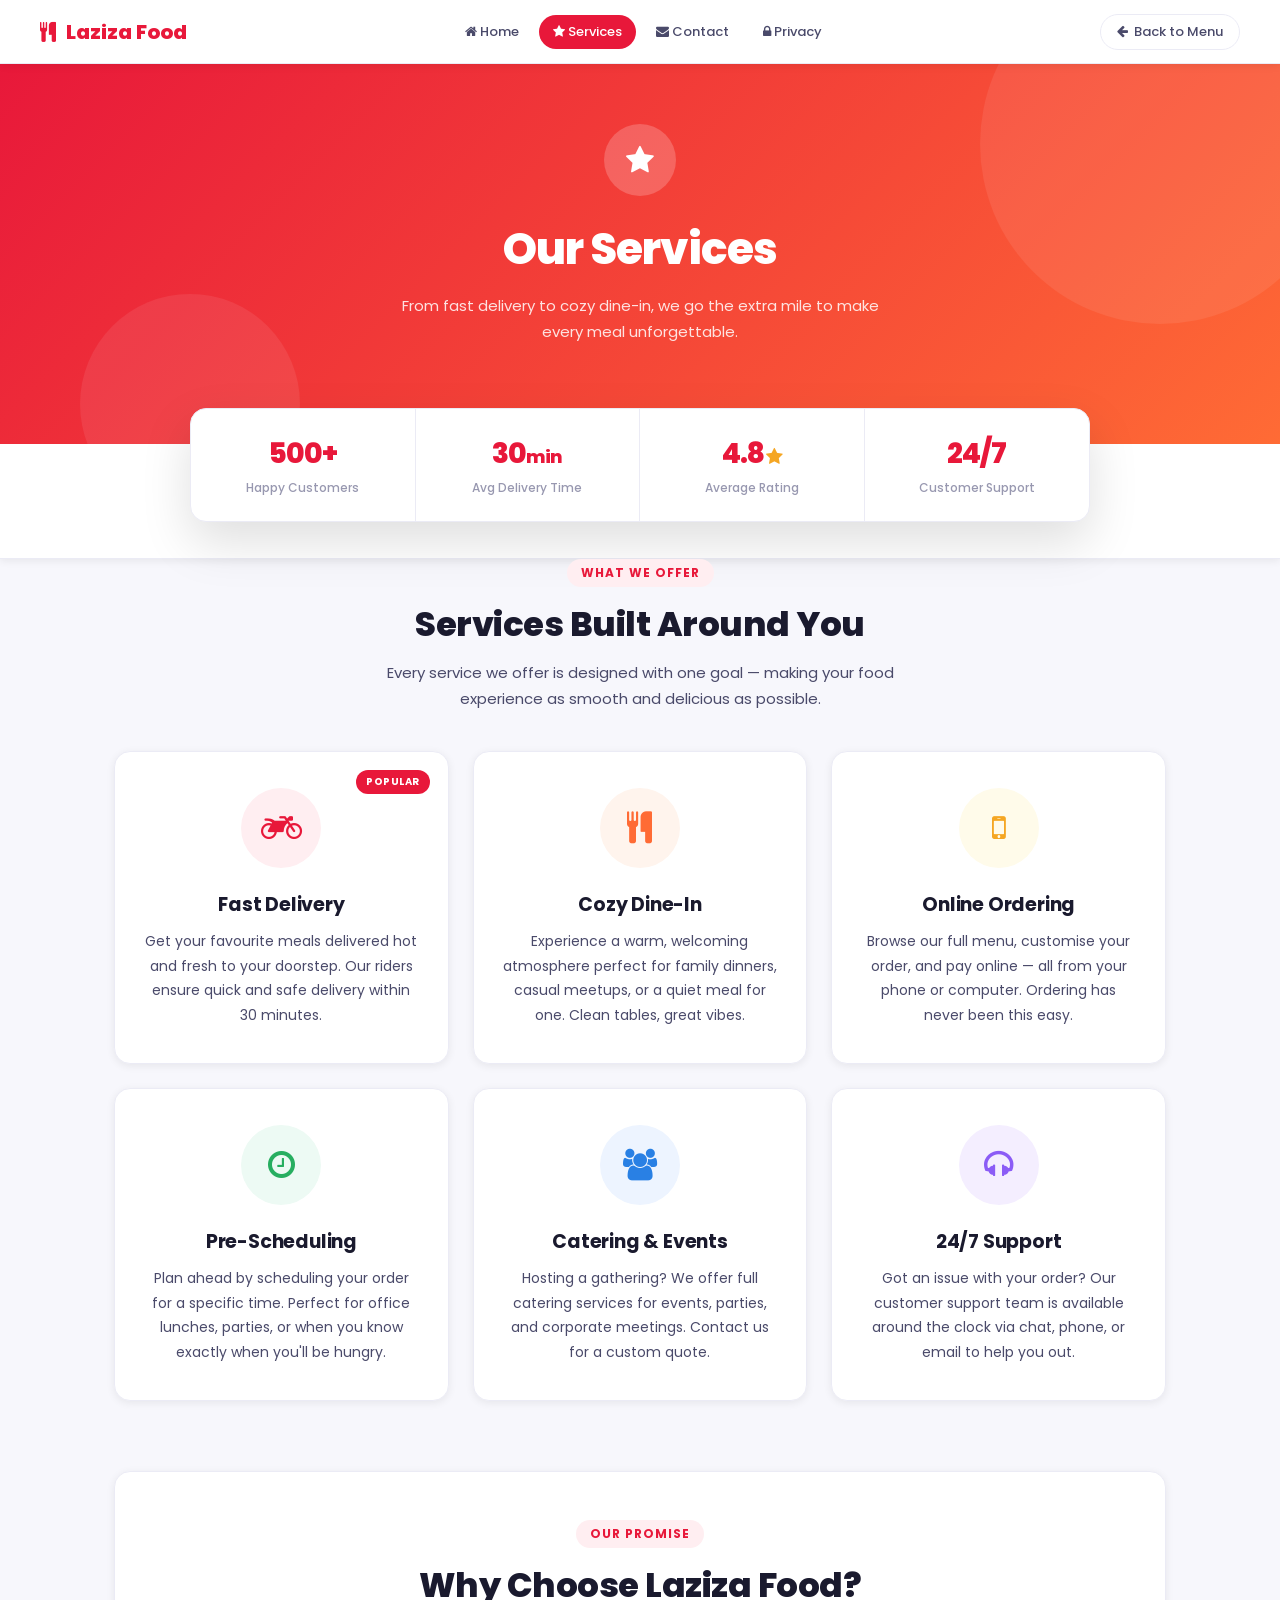
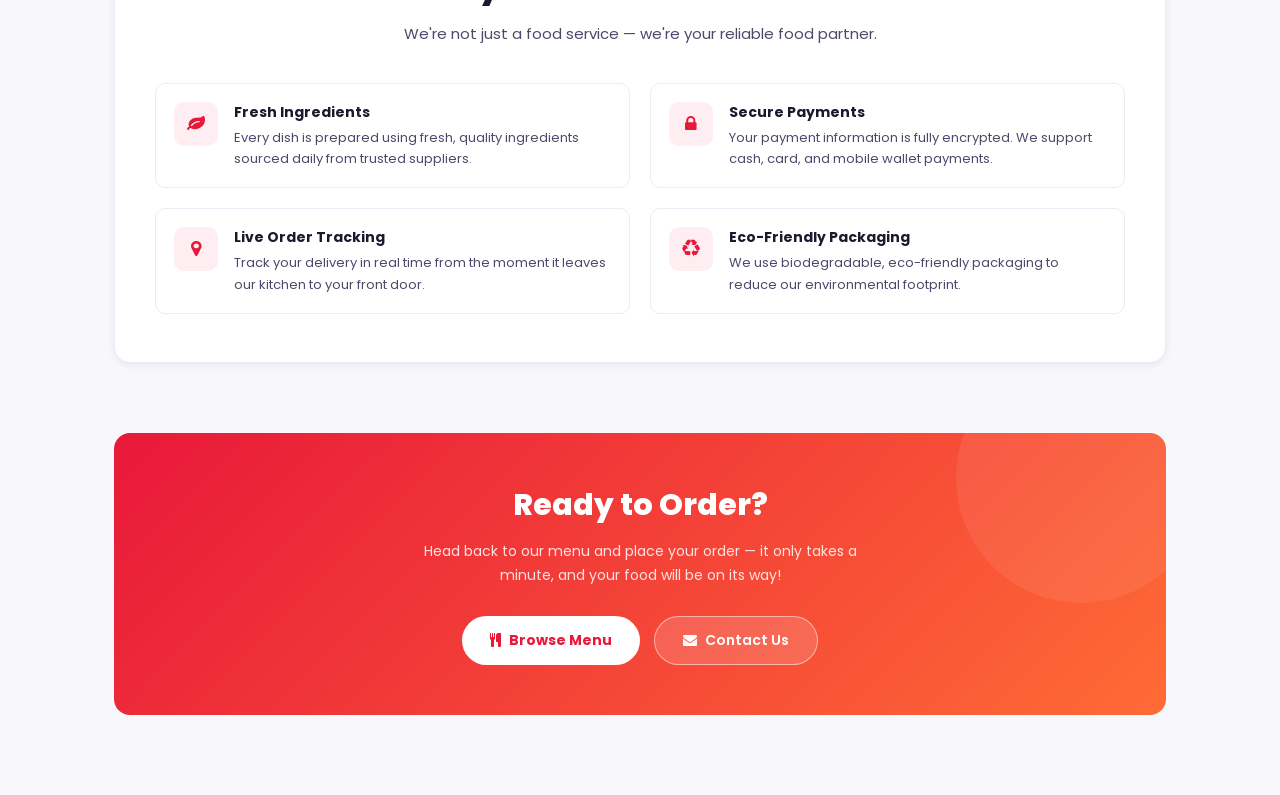
<file: services.html>
<!DOCTYPE html>
<html lang="en">
<head>
  <meta charset="UTF-8">
  <meta name="viewport" content="width=device-width, initial-scale=1.0">
  <title>Our Services — Laziza Food</title>
  <link rel="preconnect" href="https://fonts.googleapis.com">
  <link href="https://fonts.googleapis.com/css2?family=Poppins:wght@300;400;500;600;700;800&display=swap" rel="stylesheet">
  <link rel="stylesheet" href="https://cdnjs.cloudflare.com/ajax/libs/font-awesome/4.7.0/css/font-awesome.min.css">
  <style>

    :root {
      --primary:      #e8183a;
      --primary-dark: #b5102b;
      --primary-light:#ffeef1;
      --accent:       #ff6b35;
      --gold:         #f5a623;
      --text-dark:    #1a1a2e;
      --text-mid:     #4a4a6a;
      --text-light:   #9898b0;
      --bg:           #f7f7fc;
      --white:        #ffffff;
      --border:       #ebebf5;
      --shadow-sm:    0 2px 8px rgba(0,0,0,0.07);
      --shadow-md:    0 8px 28px rgba(0,0,0,0.10);
      --shadow-lg:    0 20px 50px rgba(0,0,0,0.13);
      --radius:       16px;
      --radius-sm:    10px;
      --radius-full:  999px;
      --font:         'Poppins', sans-serif;
      --transition:   0.28s cubic-bezier(0.4,0,0.2,1);
    }

    *, *::before, *::after { margin:0; padding:0; box-sizing:border-box; }
    html, body { font-family:var(--font); background:var(--bg); color:var(--text-dark); }
    a { text-decoration:none; color:inherit; }
    button { font-family:var(--font); cursor:pointer; border:none; outline:none; }

    /* ── NAVBAR ── */
    .navbar {
      position:sticky; top:0; z-index:100;
      background:rgba(255,255,255,0.95); backdrop-filter:blur(12px);
      border-bottom:1px solid var(--border); box-shadow:var(--shadow-sm);
      padding:0 40px; display:flex; align-items:center;
      justify-content:space-between; height:64px;
    }
    .nav-brand { display:flex; align-items:center; gap:10px; font-size:20px; font-weight:800; color:var(--primary); }
    .nav-links { display:flex; align-items:center; gap:6px; }
    .nav-links a {
      font-size:13px; font-weight:500; color:var(--text-mid);
      padding:7px 14px; border-radius:var(--radius-full);
      transition:background var(--transition), color var(--transition);
    }
    .nav-links a:hover, .nav-links a.active { background:var(--primary); color:white; }
    .nav-back {
      display:flex; align-items:center; gap:6px;
      font-size:13px; font-weight:500; color:var(--text-mid);
      padding:7px 16px; border-radius:var(--radius-full);
      border:1.5px solid var(--border); transition:all var(--transition);
    }
    .nav-back:hover { border-color:var(--primary); color:var(--primary); }

    /* ── HERO ── */
    .hero {
      background:linear-gradient(135deg, var(--primary) 0%, var(--accent) 100%);
      padding:60px 40px 100px; text-align:center;
      position:relative; overflow:hidden;
    }
    .hero::before, .hero::after {
      content:''; position:absolute; border-radius:50%; background:rgba(255,255,255,0.08);
    }
    .hero::before { width:360px; height:360px; top:-100px; right:-60px; }
    .hero::after  { width:220px; height:220px; bottom:-70px; left:80px; }
    .hero-icon {
      width:72px; height:72px; background:rgba(255,255,255,0.2); border-radius:50%;
      display:flex; align-items:center; justify-content:center;
      margin:0 auto 20px; animation:pulse 2.5s ease-in-out infinite;
    }
    .hero-icon i { font-size:30px; color:white; }
    .hero h1 { font-size:clamp(26px,5vw,44px); font-weight:800; color:white; letter-spacing:-1px; margin-bottom:12px; }
    .hero p  { font-size:15px; color:rgba(255,255,255,0.85); max-width:520px; margin:0 auto; line-height:1.7; }

    /* Stats strip below hero */
    .stats-strip {
      background: var(--white);
      border-bottom: 1px solid var(--border);
      box-shadow: var(--shadow-sm);
    }
    .stats-inner {
      max-width: 900px; margin:0 auto;
      display: grid; grid-template-columns: repeat(4, 1fr);
      /* Pull upward into the hero */
      transform: translateY(-36px);
      background: var(--white);
      border-radius: var(--radius);
      box-shadow: var(--shadow-lg);
      border: 1px solid var(--border);
      overflow: hidden;
    }
    .stat-item {
      padding: 24px 20px;
      text-align: center;
      border-right: 1px solid var(--border);
      transition: background var(--transition);
    }
    .stat-item:last-child { border-right:none; }
    .stat-item:hover { background: var(--primary-light); }
    .stat-num {
      font-size: 28px; font-weight: 800; color: var(--primary); letter-spacing:-1px;
    }
    .stat-label { font-size: 12px; color: var(--text-light); font-weight: 500; margin-top: 4px; }

    /* ── PAGE BODY ── */
    .page-body { max-width:1100px; margin:0 auto; padding:0 24px 80px; }

    /* Section title */
    .section-title {
      text-align: center; margin-bottom: 40px;
      animation: fadeInUp 0.5s ease both;
    }
    .section-title .tag {
      display:inline-block; background:var(--primary-light); color:var(--primary);
      font-size:12px; font-weight:700; padding:5px 14px; border-radius:var(--radius-full);
      letter-spacing:1px; text-transform:uppercase; margin-bottom:12px;
    }
    .section-title h2 {
      font-size: clamp(22px,4vw,34px); font-weight:800; color:var(--text-dark);
      letter-spacing:-0.5px; margin-bottom:10px;
    }
    .section-title p { font-size:15px; color:var(--text-mid); max-width:540px; margin:0 auto; line-height:1.7; }

    /* ── MAIN SERVICE CARDS (Big 3) ── */
    .services-grid {
      display: grid;
      grid-template-columns: repeat(3, 1fr);
      gap: 24px;
      margin-bottom: 70px;
    }

    .service-card {
      background: var(--white);
      border-radius: var(--radius);
      border: 1px solid var(--border);
      box-shadow: var(--shadow-sm);
      padding: 36px 28px;
      text-align: center;
      position: relative;
      overflow: hidden;
      cursor: default;
      transition: transform var(--transition), box-shadow var(--transition), border-color var(--transition);
      animation: fadeInUp 0.5s ease both;
    }
    .service-card:nth-child(1) { animation-delay:0.05s; }
    .service-card:nth-child(2) { animation-delay:0.12s; }
    .service-card:nth-child(3) { animation-delay:0.19s; }

    /* Top accent bar */
    .service-card::before {
      content:''; position:absolute; top:0; left:0; right:0; height:4px;
      background: linear-gradient(90deg, var(--primary), var(--accent));
      transform: scaleX(0); transition: transform var(--transition);
    }
    .service-card:hover::before { transform: scaleX(1); }
    .service-card:hover {
      transform: translateY(-8px);
      box-shadow: var(--shadow-lg);
      border-color: var(--primary-light);
    }

    /* Large icon circle */
    .service-icon-wrap {
      width: 80px; height: 80px; border-radius: 50%;
      display: flex; align-items: center; justify-content: center;
      margin: 0 auto 22px;
      transition: transform var(--transition);
    }
    .service-card:hover .service-icon-wrap { transform: scale(1.1) rotate(5deg); }
    .service-icon-wrap i { font-size: 32px; }

    .icon-red    { background:#ffeef1; color:var(--primary); }
    .icon-orange { background:#fff4ed; color:var(--accent); }
    .icon-gold   { background:#fffbea; color:var(--gold); }
    .icon-green  { background:#edfaf4; color:#27ae60; }
    .icon-blue   { background:#edf4ff; color:#2980e4; }
    .icon-purple { background:#f4eeff; color:#8b5cf6; }

    .service-card h3 {
      font-size:19px; font-weight:700; color:var(--text-dark);
      margin-bottom:10px; letter-spacing:-0.2px;
    }
    .service-card p { font-size:14px; color:var(--text-mid); line-height:1.75; }

    /* Badge on "Most Popular" card */
    .badge {
      position:absolute; top:18px; right:18px;
      background: var(--primary); color:white;
      font-size:10px; font-weight:700; padding:4px 10px;
      border-radius:var(--radius-full); letter-spacing:0.5px;
      text-transform: uppercase;
    }

    /* ── "WHY CHOOSE US" SECTION ── */
    .why-section {
      background: var(--white);
      border-radius: var(--radius); border: 1px solid var(--border);
      box-shadow: var(--shadow-sm); padding: 48px 40px;
      margin-bottom: 70px;
      animation: fadeInUp 0.5s ease 0.3s both;
    }
    .why-section .section-title { margin-bottom:36px; }

    .why-grid {
      display: grid; grid-template-columns: repeat(2, 1fr); gap: 20px;
    }
    .why-item {
      display:flex; align-items:flex-start; gap:16px; padding:18px;
      border-radius:var(--radius-sm); border:1px solid var(--border);
      transition: background var(--transition), border-color var(--transition), transform var(--transition);
    }
    .why-item:hover {
      background:var(--primary-light); border-color:var(--primary);
      transform:translateX(4px);
    }
    .why-icon {
      width:44px; height:44px; border-radius:10px; flex-shrink:0;
      background:var(--primary-light); color:var(--primary);
      display:flex; align-items:center; justify-content:center; font-size:18px;
    }
    .why-item h4 { font-size:14px; font-weight:700; color:var(--text-dark); margin-bottom:4px; }
    .why-item p  { font-size:13px; color:var(--text-mid); line-height:1.65; }

    /* ── CTA BANNER ── */
    .cta-banner {
      background: linear-gradient(135deg, var(--primary) 0%, var(--accent) 100%);
      border-radius: var(--radius); padding: 50px 40px;
      text-align: center; position:relative; overflow:hidden;
      animation: fadeInUp 0.5s ease 0.4s both;
    }
    .cta-banner::before {
      content:''; position:absolute; width:250px; height:250px;
      border-radius:50%; background:rgba(255,255,255,0.07);
      top:-80px; right:-40px;
    }
    .cta-banner h2 { font-size:clamp(20px,3.5vw,30px); font-weight:800; color:white; margin-bottom:12px; }
    .cta-banner p  { font-size:14px; color:rgba(255,255,255,0.85); max-width:460px; margin:0 auto 28px; line-height:1.7; }
    .cta-buttons   { display:flex; justify-content:center; gap:14px; flex-wrap:wrap; }
    .cta-btn-primary {
      display:inline-flex; align-items:center; gap:8px;
      background:white; color:var(--primary);
      padding:13px 28px; border-radius:var(--radius-full);
      font-size:14px; font-weight:700;
      transition:opacity var(--transition), transform var(--transition);
    }
    .cta-btn-primary:hover { opacity:0.92; transform:translateY(-2px); }
    .cta-btn-secondary {
      display:inline-flex; align-items:center; gap:8px;
      background:rgba(255,255,255,0.15); color:white;
      padding:13px 28px; border-radius:var(--radius-full);
      font-size:14px; font-weight:600;
      border:1.5px solid rgba(255,255,255,0.5);
      transition:background var(--transition), transform var(--transition);
    }
    .cta-btn-secondary:hover { background:rgba(255,255,255,0.25); transform:translateY(-2px); }

    /* ── ANIMATIONS ── */
    @keyframes fadeInUp {
      from { opacity:0; transform:translateY(22px); }
      to   { opacity:1; transform:translateY(0); }
    }
    @keyframes pulse {
      0%,100% { transform:scale(1); }
      50%      { transform:scale(1.08); }
    }

    /* ── RESPONSIVE ── */
    @media(max-width:860px) {
      .services-grid { grid-template-columns:1fr 1fr; }
      .stats-inner   { grid-template-columns:repeat(2,1fr); }
      .why-grid      { grid-template-columns:1fr; }
    }
    @media(max-width:600px) {
      .navbar { padding:0 16px; }
      .nav-links { display:none; }
      .hero { padding:40px 20px 70px; }
      .services-grid { grid-template-columns:1fr; }
      .stats-inner { grid-template-columns:repeat(2,1fr); }
      .why-section { padding:28px 20px; }
      .cta-banner  { padding:36px 20px; }
      .page-body   { padding:0 16px 60px; }
    }
  </style>
</head>
<body>

  <!-- NAVBAR -->
  <nav class="navbar">
    <div class="nav-brand"><i class="fa fa-cutlery"></i> Laziza Food</div>
    <div class="nav-links">
      <a href="index.html"><i class="fa fa-home"></i> Home</a>
      <a href="services.html" class="active"><i class="fa fa-star"></i> Services</a>
      <a href="contact.html"><i class="fa fa-envelope"></i> Contact</a>
      <a href="privacy.html"><i class="fa fa-lock"></i> Privacy</a>
    </div>
    <a href="index.html" class="nav-back"><i class="fa fa-arrow-left"></i> Back to Menu</a>
  </nav>

  <!-- HERO -->
  <div class="hero">
    <div class="hero-icon"><i class="fa fa-star"></i></div>
    <h1>Our Services</h1>
    <p>From fast delivery to cozy dine-in, we go the extra mile to make every meal unforgettable.</p>
  </div>

  <!-- STATS STRIP -->
  <div class="stats-strip">
    <div class="stats-inner">
      <div class="stat-item">
        <div class="stat-num">500+</div>
        <div class="stat-label">Happy Customers</div>
      </div>
      <div class="stat-item">
        <div class="stat-num">30<span style="font-size:18px">min</span></div>
        <div class="stat-label">Avg Delivery Time</div>
      </div>
      <div class="stat-item">
        <div class="stat-num">4.8<i class="fa fa-star" style="font-size:18px; color:var(--gold); margin-left:2px;"></i></div>
        <div class="stat-label">Average Rating</div>
      </div>
      <div class="stat-item">
        <div class="stat-num">24/7</div>
        <div class="stat-label">Customer Support</div>
      </div>
    </div>
  </div>

  <!-- PAGE BODY -->
  <div class="page-body">

    <!-- Main Services -->
    <div class="section-title">
      <span class="tag">What We Offer</span>
      <h2>Services Built Around You</h2>
      <p>Every service we offer is designed with one goal — making your food experience as smooth and delicious as possible.</p>
    </div>

    <div class="services-grid">

      <div class="service-card">
        <span class="badge">Popular</span>
        <div class="service-icon-wrap icon-red">
          <i class="fa fa-motorcycle"></i>
        </div>
        <h3>Fast Delivery</h3>
        <p>Get your favourite meals delivered hot and fresh to your doorstep. Our riders ensure quick and safe delivery within 30 minutes.</p>
      </div>

      <div class="service-card">
        <div class="service-icon-wrap icon-orange">
          <i class="fa fa-cutlery"></i>
        </div>
        <h3>Cozy Dine-In</h3>
        <p>Experience a warm, welcoming atmosphere perfect for family dinners, casual meetups, or a quiet meal for one. Clean tables, great vibes.</p>
      </div>

      <div class="service-card">
        <div class="service-icon-wrap icon-gold">
          <i class="fa fa-mobile"></i>
        </div>
        <h3>Online Ordering</h3>
        <p>Browse our full menu, customise your order, and pay online — all from your phone or computer. Ordering has never been this easy.</p>
      </div>

      <div class="service-card">
        <div class="service-icon-wrap icon-green">
          <i class="fa fa-clock-o"></i>
        </div>
        <h3>Pre-Scheduling</h3>
        <p>Plan ahead by scheduling your order for a specific time. Perfect for office lunches, parties, or when you know exactly when you'll be hungry.</p>
      </div>

      <div class="service-card">
        <div class="service-icon-wrap icon-blue">
          <i class="fa fa-users"></i>
        </div>
        <h3>Catering & Events</h3>
        <p>Hosting a gathering? We offer full catering services for events, parties, and corporate meetings. Contact us for a custom quote.</p>
      </div>

      <div class="service-card">
        <div class="service-icon-wrap icon-purple">
          <i class="fa fa-headphones"></i>
        </div>
        <h3>24/7 Support</h3>
        <p>Got an issue with your order? Our customer support team is available around the clock via chat, phone, or email to help you out.</p>
      </div>

    </div>

    <!-- Why Choose Us -->
    <div class="why-section">
      <div class="section-title">
        <span class="tag">Our Promise</span>
        <h2>Why Choose Laziza Food?</h2>
        <p>We're not just a food service — we're your reliable food partner.</p>
      </div>
      <div class="why-grid">
        <div class="why-item">
          <div class="why-icon"><i class="fa fa-leaf"></i></div>
          <div>
            <h4>Fresh Ingredients</h4>
            <p>Every dish is prepared using fresh, quality ingredients sourced daily from trusted suppliers.</p>
          </div>
        </div>
        <div class="why-item">
          <div class="why-icon"><i class="fa fa-lock"></i></div>
          <div>
            <h4>Secure Payments</h4>
            <p>Your payment information is fully encrypted. We support cash, card, and mobile wallet payments.</p>
          </div>
        </div>
        <div class="why-item">
          <div class="why-icon"><i class="fa fa-map-marker"></i></div>
          <div>
            <h4>Live Order Tracking</h4>
            <p>Track your delivery in real time from the moment it leaves our kitchen to your front door.</p>
          </div>
        </div>
        <div class="why-item">
          <div class="why-icon"><i class="fa fa-recycle"></i></div>
          <div>
            <h4>Eco-Friendly Packaging</h4>
            <p>We use biodegradable, eco-friendly packaging to reduce our environmental footprint.</p>
          </div>
        </div>
      </div>
    </div>

    <!-- CTA Banner -->
    <div class="cta-banner">
      <h2>Ready to Order?</h2>
      <p>Head back to our menu and place your order — it only takes a minute, and your food will be on its way!</p>
      <div class="cta-buttons">
        <a href="index.html" class="cta-btn-primary"><i class="fa fa-cutlery"></i> Browse Menu</a>
        <a href="contact.html" class="cta-btn-secondary"><i class="fa fa-envelope"></i> Contact Us</a>
      </div>
    </div>

  </div><!-- end page-body -->

</body>
</html>
</file>
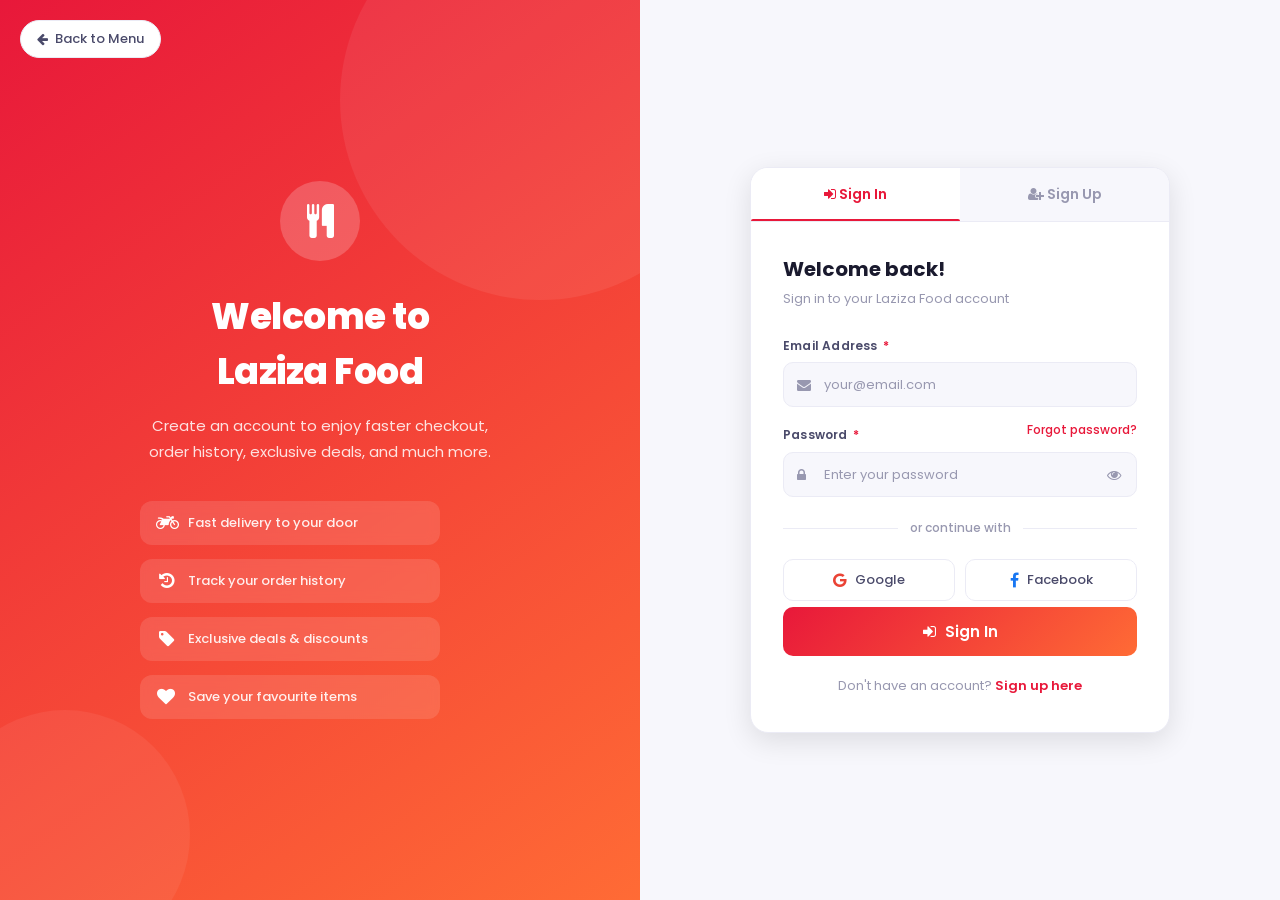
<file: sign website.html>
<!DOCTYPE html>
<html lang="en">
<head>
  <meta charset="UTF-8">
  <meta name="viewport" content="width=device-width, initial-scale=1.0">
  <title>Sign In / Sign Up — Laziza Food</title>
  <link rel="preconnect" href="https://fonts.googleapis.com">
  <link href="https://fonts.googleapis.com/css2?family=Poppins:wght@300;400;500;600;700;800&display=swap" rel="stylesheet">
  <link rel="stylesheet" href="https://cdnjs.cloudflare.com/ajax/libs/font-awesome/4.7.0/css/font-awesome.min.css">
  <style>

    :root {
      --primary:      #e8183a;
      --primary-dark: #b5102b;
      --primary-light:#ffeef1;
      --accent:       #ff6b35;
      --text-dark:    #1a1a2e;
      --text-mid:     #4a4a6a;
      --text-light:   #9898b0;
      --bg:           #f7f7fc;
      --white:        #ffffff;
      --border:       #ebebf5;
      --shadow-sm:    0 2px 8px rgba(0,0,0,0.07);
      --shadow-md:    0 8px 28px rgba(0,0,0,0.11);
      --shadow-lg:    0 24px 60px rgba(0,0,0,0.15);
      --radius:       18px;
      --radius-sm:    10px;
      --radius-full:  999px;
      --font:         'Poppins', sans-serif;
      --transition:   0.28s cubic-bezier(0.4,0,0.2,1);
      --error:        #e8183a;
      --success:      #27ae60;
    }

    *, *::before, *::after { margin:0; padding:0; box-sizing:border-box; }
    html, body { font-family:var(--font); background:var(--bg); color:var(--text-dark); min-height:100%; }
    a { text-decoration:none; color:inherit; }
    button { font-family:var(--font); cursor:pointer; border:none; outline:none; }
    input, select { font-family:var(--font); }

    /* ── FULL PAGE LAYOUT: left panel + right form ── */
    .auth-page {
      min-height: 100vh;
      display: grid;
      /* WHY: 1fr 1fr means left and right are equal width */
      grid-template-columns: 1fr 1fr;
    }

    /* ── LEFT DECORATIVE PANEL ── */
    .left-panel {
      background: linear-gradient(145deg, var(--primary) 0%, var(--accent) 100%);
      display: flex; flex-direction: column;
      align-items: center; justify-content: center;
      padding: 60px 50px;
      position: relative; overflow: hidden;
    }
    /* Background decorative circles */
    .left-panel::before {
      content:''; position:absolute; width:400px; height:400px;
      border-radius:50%; background:rgba(255,255,255,0.07);
      top:-100px; right:-100px;
    }
    .left-panel::after {
      content:''; position:absolute; width:250px; height:250px;
      border-radius:50%; background:rgba(255,255,255,0.06);
      bottom:-60px; left:-60px;
    }
    .left-content { position:relative; z-index:1; text-align:center; }
    .left-logo {
      width:80px; height:80px; background:rgba(255,255,255,0.2);
      border-radius:50%; display:flex; align-items:center; justify-content:center;
      margin:0 auto 28px; animation:pulse 2.5s ease-in-out infinite;
    }
    .left-logo i { font-size:34px; color:white; }
    .left-content h1 {
      font-size: clamp(24px,3.5vw,36px); font-weight:800; color:white;
      letter-spacing:-0.5px; margin-bottom:14px;
    }
    .left-content p {
      font-size:15px; color:rgba(255,255,255,0.85);
      line-height:1.75; max-width:360px; margin:0 auto 36px;
    }

    /* Feature bullets on left panel */
    .features { display:flex; flex-direction:column; gap:14px; text-align:left; width:100%; max-width:300px; }
    .feature-item {
      display:flex; align-items:center; gap:12px;
      background:rgba(255,255,255,0.12); border-radius:12px; padding:12px 16px;
      backdrop-filter:blur(6px);
    }
    .feature-item i { font-size:18px; color:white; width:20px; text-align:center; }
    .feature-item span { font-size:13px; color:rgba(255,255,255,0.9); font-weight:500; }

    /* ── RIGHT FORM PANEL ── */
    .right-panel {
      display:flex; flex-direction:column;
      align-items:center; justify-content:center;
      padding:60px 40px; background:var(--bg);
      overflow-y: auto;
    }

    .back-home {
      position:absolute; top:20px; left:20px;
      display:flex; align-items:center; gap:7px;
      font-size:13px; font-weight:500; color:var(--text-mid);
      padding:8px 16px; border-radius:var(--radius-full);
      border:1.5px solid var(--border); background:var(--white);
      transition:all var(--transition); z-index:10;
    }
    .back-home:hover { border-color:var(--primary); color:var(--primary); }

    .form-box {
      width:100%; max-width:420px;
      background:var(--white);
      border-radius:var(--radius);
      border:1px solid var(--border);
      box-shadow:var(--shadow-md);
      overflow:hidden;
      animation:fadeInUp 0.5s ease both;
    }

    /* ── TABS: Sign In / Sign Up ── */
    .tabs {
      display:grid; grid-template-columns:1fr 1fr;
      border-bottom:1px solid var(--border);
    }
    .tab-btn {
      padding:16px; font-size:14px; font-weight:600; color:var(--text-light);
      background:var(--bg); cursor:pointer; border:none;
      transition:background var(--transition), color var(--transition);
      position:relative;
    }
    .tab-btn.active { background:var(--white); color:var(--primary); }
    /* Active tab underline indicator */
    .tab-btn.active::after {
      content:''; position:absolute; bottom:0; left:0; right:0; height:2.5px;
      background:var(--primary); border-radius:2px 2px 0 0;
    }

    /* ── FORM CONTENT ── */
    .form-content { padding:32px 32px 36px; }

    .form-header { margin-bottom:28px; }
    .form-header h2 { font-size:20px; font-weight:700; color:var(--text-dark); margin-bottom:5px; }
    .form-header p  { font-size:13px; color:var(--text-light); }

    /* Tab panels — only active one shown */
    .tab-panel { display:none; }
    .tab-panel.active { display:block; animation:fadeInUp 0.35s ease both; }

    /* Individual field */
    .form-group { margin-bottom:18px; }
    .form-group label {
      display:block; font-size:12px; font-weight:600;
      color:var(--text-mid); margin-bottom:7px; letter-spacing:0.2px;
    }
    .required { color:var(--primary); margin-left:2px; }

    /* Input wrapper — lets us add an icon inside the input */
    .input-wrap { position:relative; }
    .input-wrap i.input-icon {
      position:absolute; left:14px; top:50%; transform:translateY(-50%);
      color:var(--text-light); font-size:14px; pointer-events:none;
      transition:color var(--transition);
    }
    .input-wrap.textarea-wrap i.input-icon { top:16px; transform:none; }

    .form-control {
      width:100%; padding:11px 14px 11px 40px;
      border:1.5px solid var(--border); border-radius:var(--radius-sm);
      font-size:14px; font-family:var(--font); color:var(--text-dark);
      background:var(--bg); outline:none;
      transition:border-color var(--transition), box-shadow var(--transition), background var(--transition);
    }
    .form-control:focus {
      border-color:var(--primary); background:white;
      box-shadow:0 0 0 4px rgba(232,24,58,0.08);
    }
    /* When focused, icon turns red */
    .input-wrap:focus-within i.input-icon { color:var(--primary); }
    .form-control::placeholder { color:var(--text-light); font-size:13px; }

    /* Password show/hide toggle button */
    .pw-toggle {
      position:absolute; right:12px; top:50%; transform:translateY(-50%);
      background:none; color:var(--text-light); font-size:14px; padding:4px;
      transition:color var(--transition);
    }
    .pw-toggle:hover { color:var(--primary); }

    /* Error message under a field */
    .field-error {
      font-size:11px; color:var(--error); margin-top:5px;
      display:none; /* shown by JS */
      align-items:center; gap:5px;
    }
    .field-error.show { display:flex; }

    /* Password strength bar */
    .pw-strength { margin-top:8px; }
    .pw-strength-bar {
      height:4px; border-radius:2px; background:var(--border);
      overflow:hidden; margin-bottom:4px;
    }
    .pw-strength-fill {
      height:100%; border-radius:2px; width:0%;
      transition:width 0.4s ease, background 0.4s ease;
    }
    .pw-strength-text { font-size:11px; color:var(--text-light); }

    /* Two fields side by side */
    .form-row { display:grid; grid-template-columns:1fr 1fr; gap:14px; }

    /* Gender radio group */
    .gender-group { display:flex; gap:12px; }
    .radio-btn {
      flex:1; display:flex; align-items:center; justify-content:center; gap:8px;
      padding:10px; border-radius:var(--radius-sm);
      border:1.5px solid var(--border); cursor:pointer;
      font-size:13px; font-weight:500; color:var(--text-mid);
      transition:all var(--transition);
    }
    /* WHY: We hide the real radio input and style the label as a button */
    .radio-btn input[type=radio] { display:none; }
    .radio-btn:has(input:checked) {
      border-color:var(--primary); background:var(--primary-light); color:var(--primary);
    }

    /* Divider with "or" text */
    .divider {
      display:flex; align-items:center; gap:12px; margin:22px 0;
    }
    .divider::before, .divider::after {
      content:''; flex:1; height:1px; background:var(--border);
    }
    .divider span { font-size:12px; color:var(--text-light); font-weight:500; white-space:nowrap; }

    /* Social login buttons */
    .social-btns { display:grid; grid-template-columns:1fr 1fr; gap:10px; margin-bottom:6px; }
    .social-login-btn {
      display:flex; align-items:center; justify-content:center; gap:8px;
      padding:10px; border-radius:var(--radius-sm);
      border:1.5px solid var(--border); background:var(--white);
      font-size:13px; font-weight:500; color:var(--text-mid);
      transition:all var(--transition);
    }
    .social-login-btn:hover { border-color:var(--primary); color:var(--primary); }
    .social-login-btn i { font-size:16px; }
    .social-login-btn .fa-google { color:#ea4335; }
    .social-login-btn .fa-facebook { color:#1877f2; }

    /* Forgot password link */
    .forgot-link {
      font-size:12px; color:var(--primary); font-weight:500;
      float:right; margin-top:-4px; margin-bottom:6px;
      transition:opacity var(--transition);
    }
    .forgot-link:hover { opacity:0.75; }

    /* Terms checkbox */
    .terms-check {
      display:flex; align-items:flex-start; gap:10px; margin-bottom:20px;
    }
    .terms-check input[type=checkbox] { margin-top:2px; accent-color:var(--primary); cursor:pointer; }
    .terms-check label { font-size:12px; color:var(--text-mid); line-height:1.6; cursor:pointer; }
    .terms-check a { color:var(--primary); font-weight:600; }
    .terms-check a:hover { text-decoration:underline; }

    /* Submit button */
    .submit-btn {
      width:100%; padding:13px;
      background:linear-gradient(135deg, var(--primary), var(--accent));
      color:white; font-size:15px; font-weight:600; border-radius:var(--radius-sm);
      display:flex; align-items:center; justify-content:center; gap:9px;
      transition:opacity var(--transition), transform var(--transition), box-shadow var(--transition);
    }
    .submit-btn:hover {
      opacity:0.92; transform:translateY(-2px);
      box-shadow:0 8px 24px rgba(232,24,58,0.28);
    }
    .submit-btn:active { transform:translateY(0); }

    /* Switch panel link at bottom */
    .switch-msg {
      text-align:center; margin-top:20px;
      font-size:13px; color:var(--text-light);
    }
    .switch-msg a { color:var(--primary); font-weight:600; }
    .switch-msg a:hover { text-decoration:underline; }

    /* ── ANIMATIONS ── */
    @keyframes fadeInUp {
      from { opacity:0; transform:translateY(20px); }
      to   { opacity:1; transform:translateY(0); }
    }
    @keyframes pulse {
      0%,100% { transform:scale(1); }
      50%      { transform:scale(1.08); }
    }
    @keyframes shake {
      0%,100% { transform:translateX(0); }
      25%      { transform:translateX(-6px); }
      75%      { transform:translateX(6px); }
    }

    /* ── RESPONSIVE ── */
    @media(max-width:820px) {
      .auth-page { grid-template-columns:1fr; }
      .left-panel { display:none; } /* hide decorative panel on mobile */
      .right-panel { padding:40px 20px; min-height:100vh; }
      .back-home { position:fixed; }
    }
    @media(max-width:480px) {
      .form-row { grid-template-columns:1fr; }
      .form-content { padding:24px 20px 28px; }
    }
  </style>
</head>
<body>

  <a href="index.html" class="back-home">
    <i class="fa fa-arrow-left"></i> Back to Menu
  </a>

  <div class="auth-page">

    <!-- ── LEFT PANEL ── -->
    <div class="left-panel">
      <div class="left-content">
        <div class="left-logo"><i class="fa fa-cutlery"></i></div>
        <h1>Welcome to<br>Laziza Food</h1>
        <p>Create an account to enjoy faster checkout, order history, exclusive deals, and much more.</p>
        <div class="features">
          <div class="feature-item">
            <i class="fa fa-motorcycle"></i>
            <span>Fast delivery to your door</span>
          </div>
          <div class="feature-item">
            <i class="fa fa-history"></i>
            <span>Track your order history</span>
          </div>
          <div class="feature-item">
            <i class="fa fa-tag"></i>
            <span>Exclusive deals & discounts</span>
          </div>
          <div class="feature-item">
            <i class="fa fa-heart"></i>
            <span>Save your favourite items</span>
          </div>
        </div>
      </div>
    </div>

    <!-- ── RIGHT PANEL ── -->
    <div class="right-panel">
      <div class="form-box">

        <!-- Tabs -->
        <div class="tabs">
          <button class="tab-btn active" id="tab-signin" onclick="switchTab('signin')">
            <i class="fa fa-sign-in"></i> Sign In
          </button>
          <button class="tab-btn" id="tab-signup" onclick="switchTab('signup')">
            <i class="fa fa-user-plus"></i> Sign Up
          </button>
        </div>

        <div class="form-content">

          <!-- ══ SIGN IN PANEL ══ -->
          <div class="tab-panel active" id="panel-signin">
            <div class="form-header">
              <h2>Welcome back!</h2>
              <p>Sign in to your Laziza Food account</p>
            </div>

            <form id="signinForm" novalidate>

              <div class="form-group">
                <label for="si-email">Email Address <span class="required">*</span></label>
                <div class="input-wrap">
                  <i class="fa fa-envelope input-icon"></i>
                  <input type="email" id="si-email" class="form-control" placeholder="your@email.com" required>
                </div>
                <div class="field-error" id="si-email-err"><i class="fa fa-exclamation-circle"></i> <span></span></div>
              </div>

              <div class="form-group">
                <div style="display:flex; justify-content:space-between; align-items:center; margin-bottom:7px;">
                  <label for="si-password" style="margin-bottom:0;">Password <span class="required">*</span></label>
                  <a href="#" class="forgot-link">Forgot password?</a>
                </div>
                <div class="input-wrap">
                  <i class="fa fa-lock input-icon"></i>
                  <input type="password" id="si-password" class="form-control" placeholder="Enter your password" required>
                  <button type="button" class="pw-toggle" onclick="togglePassword('si-password', this)">
                    <i class="fa fa-eye"></i>
                  </button>
                </div>
                <div class="field-error" id="si-password-err"><i class="fa fa-exclamation-circle"></i> <span></span></div>
              </div>

              <div class="divider"><span>or continue with</span></div>
              <div class="social-btns">
                <button type="button" class="social-login-btn"><i class="fa fa-google"></i> Google</button>
                <button type="button" class="social-login-btn"><i class="fa fa-facebook"></i> Facebook</button>
              </div>

              <button type="submit" class="submit-btn">
                <i class="fa fa-sign-in"></i> Sign In
              </button>

            </form>

            <p class="switch-msg">
              Don't have an account? <a href="#" onclick="switchTab('signup'); return false;">Sign up here</a>
            </p>
          </div>

          <!-- ══ SIGN UP PANEL ══ -->
          <div class="tab-panel" id="panel-signup">
            <div class="form-header">
              <h2>Create your account</h2>
              <p>Join Laziza Food and start ordering in minutes</p>
            </div>

            <form id="signupForm" novalidate>

              <!-- Full name + phone -->
              <div class="form-row">
                <div class="form-group">
                  <label for="su-name">Full Name <span class="required">*</span></label>
                  <div class="input-wrap">
                    <i class="fa fa-user input-icon"></i>
                    <input type="text" id="su-name" class="form-control" placeholder="Your name" required>
                  </div>
                  <div class="field-error" id="su-name-err"><i class="fa fa-exclamation-circle"></i> <span></span></div>
                </div>
                <div class="form-group">
                  <label for="su-phone">Phone Number</label>
                  <div class="input-wrap">
                    <i class="fa fa-phone input-icon"></i>
                    <input type="tel" id="su-phone" class="form-control" placeholder="0300 0000000">
                  </div>
                </div>
              </div>

              <div class="form-group">
                <label for="su-email">Email Address <span class="required">*</span></label>
                <div class="input-wrap">
                  <i class="fa fa-envelope input-icon"></i>
                  <input type="email" id="su-email" class="form-control" placeholder="your@email.com" required>
                </div>
                <div class="field-error" id="su-email-err"><i class="fa fa-exclamation-circle"></i> <span></span></div>
              </div>

              <div class="form-group">
                <label>Gender</label>
                <div class="gender-group">
                  <label class="radio-btn">
                    <input type="radio" name="gender" value="male"> <i class="fa fa-mars"></i> Male
                  </label>
                  <label class="radio-btn">
                    <input type="radio" name="gender" value="female"> <i class="fa fa-venus"></i> Female
                  </label>
                </div>
              </div>

              <div class="form-group">
                <label for="su-password">Password <span class="required">*</span></label>
                <div class="input-wrap">
                  <i class="fa fa-lock input-icon"></i>
                  <input type="password" id="su-password" class="form-control"
                         placeholder="Minimum 8 characters" required oninput="checkStrength(this.value)">
                  <button type="button" class="pw-toggle" onclick="togglePassword('su-password', this)">
                    <i class="fa fa-eye"></i>
                  </button>
                </div>
                <!-- Password strength indicator -->
                <div class="pw-strength">
                  <div class="pw-strength-bar">
                    <div class="pw-strength-fill" id="strength-fill"></div>
                  </div>
                  <div class="pw-strength-text" id="strength-text">Enter a password</div>
                </div>
                <div class="field-error" id="su-password-err"><i class="fa fa-exclamation-circle"></i> <span></span></div>
              </div>

              <div class="form-group">
                <label for="su-confirm">Confirm Password <span class="required">*</span></label>
                <div class="input-wrap">
                  <i class="fa fa-lock input-icon"></i>
                  <input type="password" id="su-confirm" class="form-control" placeholder="Repeat your password" required>
                  <button type="button" class="pw-toggle" onclick="togglePassword('su-confirm', this)">
                    <i class="fa fa-eye"></i>
                  </button>
                </div>
                <div class="field-error" id="su-confirm-err"><i class="fa fa-exclamation-circle"></i> <span></span></div>
              </div>

              <!-- Terms checkbox -->
              <div class="terms-check">
                <input type="checkbox" id="su-terms">
                <label for="su-terms">
                  I agree to the <a href="privacy.html">Privacy Policy</a> and
                  <a href="#">Terms of Service</a>
                </label>
              </div>
              <div class="field-error" id="su-terms-err" style="margin-top:-10px; margin-bottom:14px;">
                <i class="fa fa-exclamation-circle"></i> <span>You must accept the terms to continue</span>
              </div>

              <button type="submit" class="submit-btn">
                <i class="fa fa-user-plus"></i> Create Account
              </button>

            </form>

            <p class="switch-msg">
              Already have an account? <a href="#" onclick="switchTab('signin'); return false;">Sign in here</a>
            </p>
          </div>

        </div><!-- end form-content -->
      </div><!-- end form-box -->
    </div><!-- end right-panel -->

  </div><!-- end auth-page -->

  <script>
    /* ══════════════════════════════════════
       TAB SWITCHING
       WHY: We show one form panel at a time using active class.
    ══════════════════════════════════════ */
    function switchTab(tab) {
      document.querySelectorAll('.tab-btn').forEach(b => b.classList.remove('active'));
      document.querySelectorAll('.tab-panel').forEach(p => p.classList.remove('active'));
      document.getElementById('tab-' + tab).classList.add('active');
      document.getElementById('panel-' + tab).classList.add('active');
    }

    /* ══════════════════════════════════════
       PASSWORD SHOW / HIDE
       WHY: Improves UX — user can verify what they typed.
    ══════════════════════════════════════ */
    function togglePassword(inputId, btn) {
      const input = document.getElementById(inputId);
      const icon  = btn.querySelector('i');
      if (input.type === 'password') {
        input.type = 'text';
        icon.className = 'fa fa-eye-slash';
      } else {
        input.type = 'password';
        icon.className = 'fa fa-eye';
      }
    }

    /* ══════════════════════════════════════
       PASSWORD STRENGTH CHECKER
       WHY: Tells users how strong their password is in real time.
    ══════════════════════════════════════ */
    function checkStrength(pw) {
      const fill = document.getElementById('strength-fill');
      const text = document.getElementById('strength-text');
      let score = 0;
      if (pw.length >= 8)            score++;
      if (/[A-Z]/.test(pw))          score++;  // uppercase
      if (/[0-9]/.test(pw))          score++;  // number
      if (/[^A-Za-z0-9]/.test(pw))   score++;  // special char

      const levels = [
        { width:'0%',   color:'#ccc',         label:'Enter a password' },
        { width:'25%',  color:'#e8183a',       label:'Weak' },
        { width:'50%',  color:'#ff6b35',       label:'Fair' },
        { width:'75%',  color:'#f5a623',       label:'Good' },
        { width:'100%', color:'#27ae60',       label:'Strong ✓' },
      ];
      fill.style.width      = levels[score].width;
      fill.style.background = levels[score].color;
      text.textContent      = levels[score].label;
      text.style.color      = levels[score].color;
    }

    /* ══════════════════════════════════════
       SHOW / HIDE ERROR MESSAGES
    ══════════════════════════════════════ */
    function showError(id, msg) {
      const el = document.getElementById(id);
      if (!el) return;
      el.querySelector('span').textContent = msg;
      el.classList.add('show');
    }
    function clearError(id) {
      const el = document.getElementById(id);
      if (el) el.classList.remove('show');
    }

    /* ── Clear errors when user starts typing ── */
    document.querySelectorAll('.form-control').forEach(input => {
      input.addEventListener('input', () => {
        input.style.borderColor = '';
        const parentGroup = input.closest('.form-group');
        if (parentGroup) {
          const errEl = parentGroup.querySelector('.field-error');
          if (errEl) errEl.classList.remove('show');
        }
      });
    });

    /* ══════════════════════════════════════
       SIGN IN VALIDATION
    ══════════════════════════════════════ */
    document.getElementById('signinForm').addEventListener('submit', function(e) {
      e.preventDefault();
      let valid = true;

      const email    = document.getElementById('si-email').value.trim();
      const password = document.getElementById('si-password').value;

      clearError('si-email-err');
      clearError('si-password-err');

      // Email validation
      if (!email) {
        showError('si-email-err', 'Email address is required');
        shake('si-email'); valid = false;
      } else if (!/^[^\s@]+@[^\s@]+\.[^\s@]+$/.test(email)) {
        showError('si-email-err', 'Please enter a valid email address');
        shake('si-email'); valid = false;
      }

      // Password validation
      if (!password) {
        showError('si-password-err', 'Password is required');
        shake('si-password'); valid = false;
      }

      if (valid) {
        // In a real app this would call an API. Here we redirect to home.
        window.location.href = 'index.html';
      }
    });

    /* ══════════════════════════════════════
       SIGN UP VALIDATION
    ══════════════════════════════════════ */
    document.getElementById('signupForm').addEventListener('submit', function(e) {
      e.preventDefault();
      let valid = true;

      const name     = document.getElementById('su-name').value.trim();
      const email    = document.getElementById('su-email').value.trim();
      const password = document.getElementById('su-password').value;
      const confirm  = document.getElementById('su-confirm').value;
      const terms    = document.getElementById('su-terms').checked;

      // Clear all errors first
      ['su-name-err','su-email-err','su-password-err','su-confirm-err','su-terms-err']
        .forEach(clearError);

      if (!name) {
        showError('su-name-err', 'Full name is required');
        shake('su-name'); valid = false;
      }

      if (!email) {
        showError('su-email-err', 'Email address is required');
        shake('su-email'); valid = false;
      } else if (!/^[^\s@]+@[^\s@]+\.[^\s@]+$/.test(email)) {
        showError('su-email-err', 'Please enter a valid email address');
        shake('su-email'); valid = false;
      }

      if (!password) {
        showError('su-password-err', 'Password is required');
        shake('su-password'); valid = false;
      } else if (password.length < 8) {
        showError('su-password-err', 'Password must be at least 8 characters');
        shake('su-password'); valid = false;
      }

      if (!confirm) {
        showError('su-confirm-err', 'Please confirm your password');
        shake('su-confirm'); valid = false;
      } else if (password !== confirm) {
        showError('su-confirm-err', 'Passwords do not match');
        shake('su-confirm'); valid = false;
      }

      if (!terms) {
        document.getElementById('su-terms-err').classList.add('show');
        valid = false;
      }

      if (valid) {
        window.location.href = 'index.html';
      }
    });

    /* ══════════════════════════════════════
       SHAKE ANIMATION HELPER
       WHY: Visual cue that a field has an error.
    ══════════════════════════════════════ */
    function shake(inputId) {
      const el = document.getElementById(inputId);
      if (!el) return;
      el.style.borderColor = 'var(--primary)';
      el.style.animation = 'shake 0.35s ease';
      setTimeout(() => el.style.animation = '', 350);
    }
  </script>

</body>
</html>
</file>
<file: index.css>
/* ============================================================
   LAZIZA FOOD - Modern Professional CSS
   File: css/index.css
   Structure: Variables → Reset → Layout → Header →
              Cards → Sidebar → Cart Panel → Animations → Responsive
   ============================================================ */


/* ============================================================
   1. CSS VARIABLES (Root Colors & Settings)
   WHY: Instead of writing the same color everywhere, we store
   it in one place. If you want to change the red color, you
   change ONE line and it updates everywhere automatically.
   ============================================================ */
:root {
  --primary:       #e8183a;      /* Main brand red */
  --primary-dark:  #b5102b;      /* Darker red for hover states */
  --primary-light: #ffeef1;      /* Very light red for backgrounds */
  --accent:        #ff6b35;      /* Orange accent */
  --gold:          #f5a623;      /* Gold for star ratings */
  --text-dark:     #1a1a2e;      /* Almost black for headings */
  --text-mid:      #4a4a6a;      /* Mid-grey for body text */
  --text-light:    #9898b0;      /* Light grey for subtle text */
  --bg-main:       #f7f7fc;      /* Main background */
  --bg-card:       #ffffff;      /* Card background */
  --bg-sidebar:    #ffffff;      /* Sidebar background */
  --border:        #ebebf5;      /* Light border color */
  --shadow-sm:     0 2px 8px rgba(0,0,0,0.07);
  --shadow-md:     0 6px 20px rgba(0,0,0,0.10);
  --shadow-lg:     0 12px 40px rgba(0,0,0,0.14);
  --radius-sm:     8px;
  --radius-md:     14px;
  --radius-lg:     22px;
  --radius-full:   999px;
  --transition:    0.28s cubic-bezier(0.4, 0, 0.2, 1);
  --font:          'Poppins', sans-serif;
}


/* ============================================================
   2. RESET & BASE STYLES
   WHY: Browsers have default padding/margin that differ.
   We reset them so our design is consistent everywhere.
   ============================================================ */
*, *::before, *::after {
  padding: 0;
  margin: 0;
  box-sizing: border-box;
}

html, body {
  height: 100%;
  font-family: var(--font);
  color: var(--text-dark);
  background: var(--bg-main);
  -webkit-font-smoothing: antialiased; /* Makes fonts crisper on Mac */
}

img {
  display: block;
  max-width: 100%;
}

button {
  font-family: var(--font);
  cursor: pointer;
  border: none;
  outline: none;
}

a {
  text-decoration: none;
  color: inherit;
}


/* ============================================================
   3. MAIN LAYOUT (3-Column Grid)
   WHY: CSS Grid makes 3 columns easy. We keep the same layout
   your original had: left sidebar | main content | right sidebar.
   ============================================================ */
.container {
  display: grid;
  grid-template-columns: 240px 1fr 300px;
min-height: 100vh;
overflow: visible;
}


/* ============================================================
   4. LEFT SIDEBAR — Navigation Menu
   ============================================================ */
#menu {
  background: var(--bg-sidebar);
  border-right: 1px solid var(--border);
  display: flex;
  flex-direction: column;
  padding: 0;
  overflow-y: auto;
  box-shadow: 2px 0 12px rgba(0,0,0,0.04);
}

.brand-logo {
  padding: 28px 24px 20px;
  border-bottom: 1px solid var(--border);
}

/* Brand logo image */
.brand-logo-img {
  width: 160px;
  height: auto;
  margin: 0 auto 20px;
  /* WHY: object-fit keeps the image proportional */
  object-fit: contain;
  /* Fallback if logo not found */
  min-height: 60px;
}

/* Navigation links */
.menu-items {
  display: flex;
  flex-direction: column;
  gap: 4px;
  margin-top: 10px;
}

.menu-items a {
  display: flex;
  align-items: center;
  gap: 10px;
  font-size: 14px;
  font-weight: 500;
  color: var(--text-mid);
  padding: 11px 14px;
  border-radius: var(--radius-sm);
  /* WHY: transition makes the hover animation smooth instead of instant */
  transition: background var(--transition), color var(--transition), transform var(--transition);
  letter-spacing: 0.2px;
}

.menu-items a i {
  font-size: 15px;
  width: 18px;
  text-align: center;
  color: var(--primary);
  transition: transform var(--transition);
}

/* Hover effect: red background + white text */
.menu-items a:hover {
  background: var(--primary);
  color: white;
  transform: translateX(4px); /* Slides slightly right on hover */
}

.menu-items a:hover i {
  color: white;
  transform: scale(1.15);
}


/* ============================================================
   5. MIDDLE AREA — Food Items Container
   ============================================================ */
#food-container {
  background: var(--bg-main);
  overflow-y: auto;
  overflow-x: hidden;
  /* Custom scrollbar for modern look */
  scrollbar-width: thin;
  scrollbar-color: var(--primary-light) transparent;
}

#food-container::-webkit-scrollbar {
  width: 5px;
}
#food-container::-webkit-scrollbar-thumb {
  background: var(--primary-light);
  border-radius: 10px;
}


/* ============================================================
   6. STICKY HEADER (Search + Cart bar at top)
   WHY: position:sticky keeps it visible as you scroll down.
   ============================================================ */
#header {
  display: flex;
  justify-content: space-between;
  align-items: center;
  padding: 18px 28px;
  /* sticky = stays at top while scrolling */
  position: sticky;
  top: 0;
  background: rgba(247, 247, 252, 0.95);
  /* Frosted glass effect */
  backdrop-filter: blur(10px);
  z-index: 100;
  border-bottom: 1px solid var(--border);
  box-shadow: var(--shadow-sm);
}

/* Address button */
.address-btn {
  display: flex;
  align-items: center;
  gap: 7px;
  background: white;
  color: var(--primary);
  border: 1.5px solid var(--primary);
  padding: 8px 16px;
  border-radius: var(--radius-full);
  font-size: 13px;
  font-weight: 500;
  transition: all var(--transition);
}

.address-btn:hover {
  background: var(--primary);
  color: white;
}

/* Header utility buttons group */
.util {
  display: flex;
  align-items: center;
  gap: 10px;
}

.util-btn {
  display: flex;
  align-items: center;
  gap: 7px;
  background: white;
  color: var(--text-mid);
  border: 1.5px solid var(--border);
  padding: 8px 16px;
  border-radius: var(--radius-full);
  font-size: 13px;
  font-weight: 500;
  transition: all var(--transition);
  white-space: nowrap;
}

.util-btn:hover {
  border-color: var(--primary);
  color: var(--primary);
  box-shadow: var(--shadow-sm);
}

/* Cart button has a special red style */
.cart-btn {
  background: var(--primary);
  color: white;
  border-color: var(--primary);
}

.cart-btn:hover {
  background: var(--primary-dark);
  color: white;
  transform: translateY(-1px);
  box-shadow: 0 4px 14px rgba(232, 24, 58, 0.35);
}

/* Account button in right sidebar */
.account-btn {
  display: flex;
  align-items: center;
  gap: 7px;
  background: white;
  color: var(--text-mid);
  border: 1.5px solid var(--border);
  padding: 8px 16px;
  border-radius: var(--radius-full);
  font-size: 13px;
  font-weight: 500;
  transition: all var(--transition);
}

.account-btn:hover {
  background: var(--primary);
  color: white;
  border-color: var(--primary);
}


/* ============================================================
   7. SEARCH BAR
   WHY: Hidden by default, shown when user clicks Search button.
   The .hidden class toggles it.
   ============================================================ */
.search-bar {
  display: flex;
  align-items: center;
  gap: 10px;
  padding: 10px 28px;
  background: white;
  border-bottom: 1px solid var(--border);
  /* Slide-down animation */
  animation: slideDown 0.25s ease;
}

.search-bar.hidden {
  display: none;
}

#search-input {
  flex: 1;
  padding: 10px 16px;
  border: 1.5px solid var(--border);
  border-radius: var(--radius-full);
  font-family: var(--font);
  font-size: 14px;
  color: var(--text-dark);
  outline: none;
  transition: border-color var(--transition);
}

#search-input:focus {
  border-color: var(--primary);
}

#close-search {
  color: var(--text-light);
  font-size: 18px;
  cursor: pointer;
  padding: 5px;
  transition: color var(--transition);
}

#close-search:hover {
  color: var(--primary);
}


/* ============================================================
   8. FOOD SECTIONS — Category Headers
   ============================================================ */
#burger, #pizza, #wrap, #beverage {
  padding: 30px 28px 20px;
}

/* Category title (Burgers, Pizza Corner etc.) */
.category-name {
  font-size: 22px;
  font-weight: 700;
  color: var(--text-dark);
  margin-bottom: 20px;
  display: flex;
  align-items: center;
  gap: 10px;
  letter-spacing: -0.3px;
}

.category-name i {
  color: var(--primary);
  font-size: 10px;
  /* WHY: translateY(-1px) visually centers the dot with the text */
  transform: translateY(-1px);
}


/* ============================================================
   9. FOOD ITEM CARDS
   WHY: This is the most important section. We changed from
   id="item-card" to class="item-card" and made it modern.
   ============================================================ */

/* Wrapper row for cards in each section */
#burger, #pizza, #wrap, #beverage {
  /* Use flex so cards sit side by side and wrap to next line */
  display: flex;
  flex-wrap: wrap;
  gap: 18px;
  align-items: flex-start;
  padding: 30px 28px 10px;
}

/* But the category title needs to be full width */
.category-name {
  width: 100%;
  flex-basis: 100%;
}

/* Individual Food Card */
.item-card {
  background: var(--bg-card);
  width: calc(33.33% - 12px);
min-width: 150px;
  border-radius: var(--radius-md);
  padding: 14px;
  cursor: pointer;
  /* WHY: box-shadow gives depth, making cards "float" */
  box-shadow: var(--shadow-sm);
  border: 1.5px solid transparent;
  /* Smooth transition for hover effects */
  transition: transform var(--transition),
              box-shadow var(--transition),
              border-color var(--transition);
  /* Animation when page loads */
  animation: fadeInUp 0.5s ease both;
  position: relative;
  overflow: hidden;
}

/* Subtle top border decoration */
.item-card::before {
  content: '';
  position: absolute;
  top: 0; left: 0; right: 0;
  height: 3px;
  background: linear-gradient(90deg, var(--primary), var(--accent));
  transform: scaleX(0);
  transition: transform var(--transition);
}

/* On hover: card lifts up and shows red border + top line */
.item-card:hover {
  transform: translateY(-6px);
  box-shadow: var(--shadow-lg);
  border-color: var(--primary-light);
}

.item-card:hover::before {
  transform: scaleX(1);
}

/* Card top row: rating + heart icon */
.card-top {
  display: flex;
  justify-content: space-between;
  align-items: center;
  margin-bottom: 10px;
}

/* Rating badge */
.rating {
  display: flex;
  align-items: center;
  gap: 4px;
  background: var(--text-dark);
  color: var(--gold);
  font-size: 11px;
  font-weight: 600;
  padding: 4px 9px;
  border-radius: var(--radius-full);
}

.rating i {
  font-size: 10px;
}

/* Heart icon */
.fa-heart-o, .fa-heart {
  padding: 7px;
  background: var(--bg-main);
  border-radius: 50%;
  font-size: 14px;
  color: var(--text-light);
  cursor: pointer;
  transition: all var(--transition);
  border: 1.5px solid var(--border);
}

.fa-heart-o:hover {
  background: var(--primary-light);
  color: var(--primary);
  border-color: var(--primary);
  transform: scale(1.15);
}

/* When heart is toggled (item in cart) */
.fa-heart.toggle-heart {
  background: var(--primary);
  color: white;
  border-color: var(--primary);
}

/* Food image — circular style */
.item-card img {
  width: 110px;
  height: 110px;
  border-radius: 50%;
  object-fit: cover;    /* WHY: keeps image proportional inside circle */
  margin: 0 auto 12px;
  /* WHY: border creates a white frame around the circular image */
  border: 3px solid var(--bg-main);
  box-shadow: 0 4px 12px rgba(0,0,0,0.10);
  transition: transform var(--transition), box-shadow var(--transition);
}

/* Image rotates and scales slightly on card hover */
.item-card:hover img {
  transform: scale(1.08) rotate(2deg);
  box-shadow: 0 8px 20px rgba(0,0,0,0.15);
}

/* Item name */
.item-name {
  font-size: 14px;
  font-weight: 600;
  color: var(--text-dark);
  text-align: center;
  margin-bottom: 4px;
  /* WHY: nowrap + ellipsis shows "..." if name is too long */
  white-space: nowrap;
  overflow: hidden;
  text-overflow: ellipsis;
}

/* Item price */
.item-price {
  font-size: 15px;
  font-weight: 700;
  color: var(--primary);
  text-align: center;
}


/* ============================================================
   10. RIGHT SIDEBAR — Explore Menu + Cart Panel
   ============================================================ */
#cart {
  background: var(--bg-sidebar);
  border-left: 1px solid var(--border);
  overflow-y: auto;
  display: flex;
  flex-direction: column;
  scrollbar-width: thin;
}

.taste-header {
  padding: 18px 20px;
  position: sticky;
  top: 0;
  background: rgba(255,255,255,0.95);
  backdrop-filter: blur(10px);
  border-bottom: 1px solid var(--border);
  z-index: 10;
}

/* "Explore Menu" heading */
.item-menu {
  font-size: 16px;
  font-weight: 700;
  color: var(--text-dark);
  padding: 20px 20px 8px;
  letter-spacing: -0.2px;
}

/* Decorative underline */
.border {
  width: 36px;
  height: 3px;
  background: linear-gradient(90deg, var(--primary), var(--accent));
  border-radius: 2px;
  margin: 0 20px 20px;
}

/* Each category in the explore list */
.list-card {
  display: flex;
  align-items: center;
  gap: 12px;
  padding: 10px 20px;
  cursor: pointer;
  border-radius: var(--radius-sm);
  margin: 2px 10px;
  transition: background var(--transition), transform var(--transition);
}

.list-card:hover {
  background: var(--primary-light);
  transform: translateX(4px);
}

/* Category thumbnail image */
.list-card img {
  width: 46px;
  height: 46px;
  border-radius: 50%;
  object-fit: cover;
  border: 2px solid var(--border);
  transition: transform var(--transition), border-color var(--transition);
}

.list-card:hover img {
  transform: scale(1.08);
  border-color: var(--primary);
}

/* Category link text */
.list-name {
  font-size: 14px;
  font-weight: 500;
  color: var(--text-mid);
  transition: color var(--transition);
}

.list-card:hover .list-name {
  color: var(--primary);
  font-weight: 600;
}


/* ============================================================
   11. CART PANEL (The dropdown table inside the right sidebar)
   WHY: This was commented out before. Now it's a proper panel.
   The key fix: use flex-column so the footer is always visible.
   ============================================================ */
.cart-panel {
  margin: 16px 10px;
  background: white;
  border-radius: var(--radius-md);
  box-shadow: var(--shadow-md);
  border: 1px solid var(--border);
  /* WHY: flex + column means header | scrollable-body | footer */
  display: flex;
  flex-direction: column;
  /* WHY: max-height limits the panel so it never overflows the sidebar.
     The table area inside will scroll, but the footer stays pinned. */
  max-height: 500px;
  overflow: hidden;
  animation: fadeInUp 0.3s ease;
}

.cart-panel.hidden {
  display: none;
}

.cart-panel-header {
  display: flex;
  justify-content: space-between;
  align-items: center;
  padding: 14px 16px;
  background: var(--primary);
  color: white;
}

#card-title {
  font-size: 14px;
  font-weight: 600;
  display: flex;
  align-items: center;
  gap: 7px;
}

.close-cart-btn {
  background: rgba(255,255,255,0.2);
  color: white;
  width: 26px;
  height: 26px;
  border-radius: 50%;
  display: flex;
  align-items: center;
  justify-content: center;
  font-size: 13px;
  transition: background var(--transition);
}

.close-cart-btn:hover {
  background: rgba(255,255,255,0.35);
}

/* Cart table wrapper — this is the scrollable middle section */
/* WHY: flex:1 + overflow-y:auto means it takes remaining space
   and adds a scrollbar when items overflow, keeping footer visible */
#cart-table {
  width: 100%;
  border-collapse: collapse;
  font-size: 12px;
  flex: 1;
  overflow-y: auto;
  display: block;  /* needed for overflow-y to work on table */
}

#cart-table thead,
#cart-table tbody {
  display: table;
  width: 100%;
  table-layout: fixed;
}

#cart-table thead tr {
  background: var(--bg-main);
}

#cart-table th {
  padding: 8px 10px;
  text-align: left;
  font-weight: 600;
  color: var(--text-mid);
  font-size: 11px;
  text-transform: uppercase;
  letter-spacing: 0.5px;
}

#cart-table tbody tr {
  border-bottom: 1px solid var(--border);
  transition: background var(--transition);
}

#cart-table tbody tr:hover {
  background: var(--primary-light);
}

#cart-table td {
  padding: 8px 10px;
  vertical-align: middle;
  color: var(--text-dark);
}

/* Qty buttons inside cart */
#cart-table button {
  background: var(--primary);
  color: white;
  width: 20px;
  height: 20px;
  border-radius: 50%;
  font-size: 13px;
  line-height: 1;
  display: inline-flex;
  align-items: center;
  justify-content: center;
  transition: background var(--transition);
}

#cart-table button:hover {
  background: var(--primary-dark);
}

/* Cart footer with total + checkout */
.cart-footer {
  padding: 12px 16px;
  border-top: 1px solid var(--border);
  background: var(--bg-main);
}

#m-total-amount {
  font-size: 14px;
  font-weight: 700;
  color: var(--text-dark);
  margin-bottom: 10px;
}

.checkout-btn {
  width: 100%;
  background: linear-gradient(135deg, var(--primary), var(--accent));
  color: white;
  padding: 10px;
  border-radius: var(--radius-sm);
  font-size: 13px;
  font-weight: 600;
  display: flex;
  align-items: center;
  justify-content: center;
  gap: 8px;
  transition: opacity var(--transition), transform var(--transition);
}

.checkout-btn:hover {
  opacity: 0.9;
  transform: translateY(-1px);
}


/* ============================================================
   12. TOAST NOTIFICATION
   WHY: A small popup that shows "Item added to cart!" briefly.
   ============================================================ */
.toast {
  position: fixed;
  bottom: 28px;
  left: 50%;
  transform: translateX(-50%) translateY(20px);
  background: var(--text-dark);
  color: white;
  padding: 12px 24px;
  border-radius: var(--radius-full);
  font-size: 13px;
  font-weight: 500;
  z-index: 9999;
  opacity: 0;
  pointer-events: none;
  transition: opacity 0.3s ease, transform 0.3s ease;
  box-shadow: var(--shadow-lg);
}

.toast.show {
  opacity: 1;
  transform: translateX(-50%) translateY(0);
}

.toast.hidden {
  display: none;
}


/* ============================================================
   13. ANIMATIONS
   WHY: fadeInUp makes elements "appear from below" on load.
        slideDown is for the search bar appearing.
   ============================================================ */
@keyframes fadeInUp {
  from {
    opacity: 0;
    transform: translateY(20px);
  }
  to {
    opacity: 1;
    transform: translateY(0);
  }
}

@keyframes slideDown {
  from {
    opacity: 0;
    transform: translateY(-10px);
  }
  to {
    opacity: 1;
    transform: translateY(0);
  }
}

/* Stagger card animations: each card appears slightly after the previous */
.item-card:nth-child(2)  { animation-delay: 0.05s; }
.item-card:nth-child(3)  { animation-delay: 0.10s; }
.item-card:nth-child(4)  { animation-delay: 0.15s; }
.item-card:nth-child(5)  { animation-delay: 0.20s; }
.item-card:nth-child(6)  { animation-delay: 0.25s; }
.item-card:nth-child(7)  { animation-delay: 0.30s; }


/* ============================================================
   14. RESPONSIVE DESIGN
   WHY: On smaller screens, we change the grid layout.
   "media query" = CSS that only applies at certain screen sizes.
   ============================================================ */

/* TABLET (screens up to 1024px wide) */
@media (max-width: 1024px) {
.container {
  grid-template-columns: 220px 1fr 260px;
}

  #menu {
    display: block;
  }

  .item-card {
    width: calc(33.33% - 12px);
    min-width: 150px;
  }

  #burger, #pizza, #wrap, #beverage {
    padding: 20px 18px 10px;
  }
}

/* MOBILE (screens up to 768px wide) */
@media (max-width: 768px) {
  .container {
    /* Stack everything vertically on mobile */
    grid-template-columns: 1fr;
    grid-template-rows: auto 1fr auto;
    height: auto;
    overflow: visible;
  }

  #menu {
    display: block;
    border-right: none;
    border-bottom: 1px solid var(--border);
  }

  .brand-logo {
    padding: 16px;
    display: flex;
    align-items: center;
    gap: 16px;
  }

  .brand-logo-img {
    width: 70px;
    margin: 0;
  }

  .menu-items {
    flex-direction: row;
    flex-wrap: wrap;
    gap: 6px;
    margin-top: 0;
  }

  .menu-items a {
    font-size: 12px;
    padding: 7px 10px;
  }

  #food-container {
    overflow: visible;
  }

  #header {
    padding: 12px 16px;
    flex-wrap: wrap;
    gap: 8px;
  }

  #burger, #pizza, #wrap, #beverage {
    padding: 20px 16px 10px;
    gap: 12px;
  }

  .item-card {
    /* 2 cards per row on mobile */
    width: calc(50% - 6px);
  }

  #cart {
    border-left: none;
    border-top: 1px solid var(--border);
  }

  .taste-header {
    padding: 12px 16px;
  }
}

/* VERY SMALL MOBILE (up to 400px) */
@media (max-width: 400px) {
  .item-card {
    width: 100%; /* 1 card per row */
  }
}

/* /* for geolocation /* */

.modal-overlay {
    position: fixed;
    top: 0; left: 0; width: 100%; height: 100%;
    background: rgba(0, 0, 0, 0.5);
    backdrop-filter: blur(5px);
    display: flex;
    justify-content: center;
    align-items: center;
    z-index: 2000;
    transition: opacity 0.3s ease;
}

.modal-content {
    background: white;
    padding: 30px;
    border-radius: var(--radius-lg);
    width: 90%;
    max-width: 400px;
    box-shadow: var(--shadow-lg);
    text-align: center;
}

.modal-body { margin: 20px 0; }

.divider {
    margin: 15px 0;
    border-bottom: 1px solid var(--border);
    position: relative;
}
.divider span {
    background: white;
    padding: 0 10px;
    position: absolute;
    top: -10px;
    left: 50%;
    transform: translateX(-50%);
    font-size: 12px;
    color: var(--text-light);
}

#manual-address {
    width: 100%;
    padding: 12px;
    border: 1.5px solid var(--border);
    border-radius: var(--radius-sm);
    margin-top: 10px;
}

.hidden { display: none !important; }
</file>
